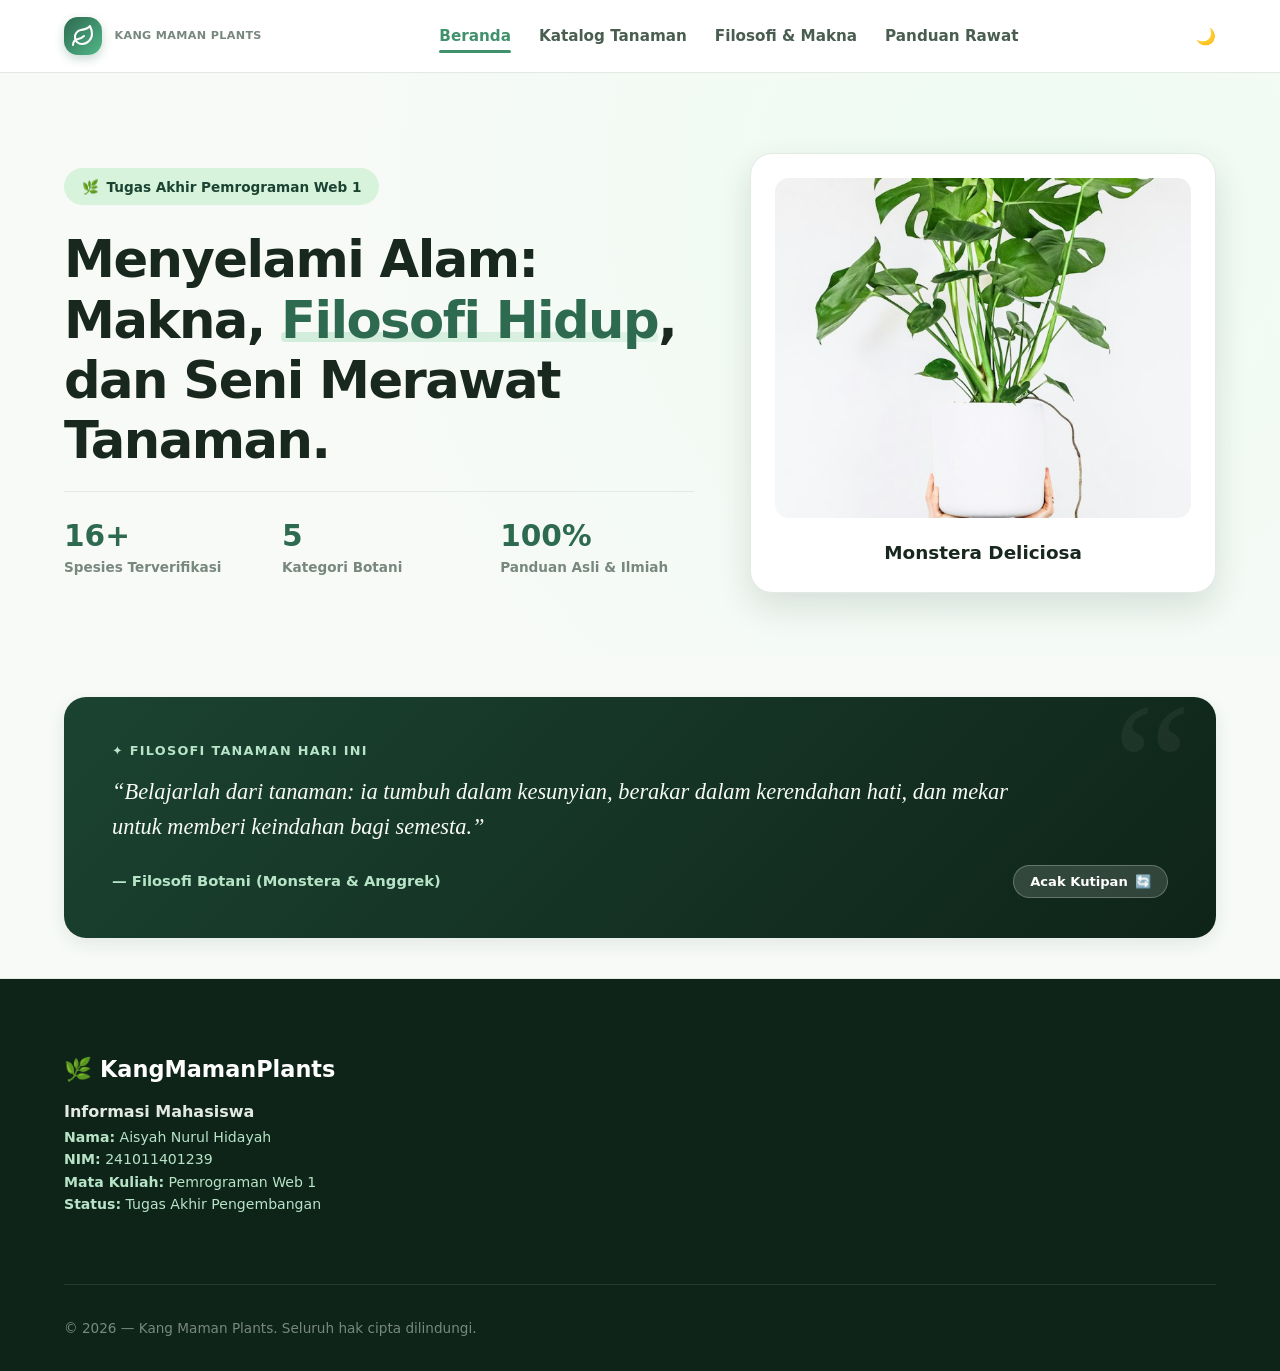
<file: index.html>
<!DOCTYPE html>
<html lang="id">
<head>
  <meta charset="UTF-8" />
  <meta name="viewport" content="width=device-width, initial-scale=1.0" />
  <meta name="author" content="Kang Maman Plants - Mahasiswa Pemrograman Web 1" />
  <title>Kang Maman Plants | Beranda</title>
  <link rel="preconnect" href="https://fonts.googleapis.com" />
  <link rel="preconnect" href="https://fonts.gstatic.com" crossorigin />
  <link href="https://fonts.googleapis.com/css2?family=Playfair+Display:ital,wght@0,600;0,700;1,600&family=Plus+Jakarta+Sans:wght@400;500;600;700;800&display=swap" rel="stylesheet" />
  <link rel="stylesheet" href="css/style.css" />
</head>
<body>
<header class="site-header">
    <div class="container navbar">
<!-- identitas dan logo -->
      <a href="index.html" class="brand-logo" aria-label="Beranda">
        <div class="brand-icon">
<!-- ikon daun -->
          <svg width="24" height="24" viewBox="0 0 24 24" fill="none" stroke="currentColor" stroke-width="2" stroke-linecap="round" stroke-linejoin="round">
            <path d="M11 20A7 7 0 0 1 9.8 6.1C15.5 5 17 4.48 19 2c1 2 2 4.18 2 8 0 5.5-4.78 10-10 10Z"></path>
            <path d="M2 21c0-3 1.85-5.36 5.08-6C9.5 14.52 12 13 13 12"></path>
          </svg>
        </div>
        <!-- ini buat logo diatas kirinya -->
        <div>
          <span class="brand-text-sub">Kang Maman Plants</span>
        </div>
      </a>

      <!-- Menu Navigasi Navigasi -->
      <nav>
        <ul class="nav-links" id="nav-links">
          <li><a href="index.html" class="nav-link active">Beranda</a></li>
          <li><a href="katalog.html" class="nav-link">Katalog Tanaman</a></li>
          <li><a href="filosofi.html" class="nav-link">Filosofi & Makna</a></li>
          <li><a href="panduan.html" class="nav-link">Panduan Rawat</a></li>
        </ul>
      </nav>

      <!-- Aksi Navigasi (Tema & Counter) -->
      <div class="nav-actions">

        <!-- Tombol Ganti Tema (Dark / Light Mode) -->
        <button class="icon-btn" id="theme-toggle-btn" title="Ganti Tema Siang/Malam" aria-label="Ganti Tema">
          <span id="theme-icon">🌙</span>
        </button>

        <!-- Tombol Hamburger Mobile -->
        <button class="hamburger-btn" id="hamburger-btn" aria-label="Buka Menu Navigasi">
          <span></span>
          <span></span>
          <span></span>
        </button>
      </div>
    </div>
  </header>
  <main>
<section class="hero-section" id="beranda">
      <div class="container hero-grid">
        <div class="hero-content">
          <div class="hero-badge">
            <span>🌿</span>
            <span>Tugas Akhir Pemrograman Web 1</span>
          </div>
          <h1 class="hero-title">
            Menyelami Alam: Makna, <span>Filosofi Hidup</span>, dan Seni Merawat Tanaman.
          </h1>


          <!-- Statistik Pencapaian Web -->
          <div class="hero-stats">
            <div class="stat-item">
              <h3>16+</h3>
              <p>Spesies Terverifikasi</p>
            </div>
            <div class="stat-item">
              <h3>5</h3>
              <p>Kategori Botani</p>
            </div>
            <div class="stat-item">
              <h3>100%</h3>
              <p>Panduan Asli & Ilmiah</p>
            </div>
          </div>
        </div>

        <!-- Visual Hero Interaktif Kanan -->
        <div class="hero-visual-card">
          <div class="hero-main-card">
            <img 
              src="med/monstera.jpg" 
              alt="Monstera Deliciosa - Simbol Pertumbuhan"
              onerror="this.onerror=null; this.src='med/plant-fallback.svg';"
            />
            <div class="hero-card-caption">
              <h4 align="center">Monstera Deliciosa</h4>
            </div>
          </div>
        </div>
      </div>
    </section>

    





    <!-- 3. KUTIPAN FILOSOFI HARIAN (QUOTE BANNER) -->
    <section class="quote-banner-section">
      <div class="container">
        <div class="quote-banner-card">
          <span class="quote-tag">✦ Filosofi Tanaman Hari Ini</span>
          <p class="quote-text" id="quote-text">
            “Belajarlah dari tanaman: ia tumbuh dalam kesunyian, berakar dalam kerendahan hati, dan mekar untuk memberi keindahan bagi semesta.”
          </p>
          <div class="quote-footer">
            <span class="quote-author" id="quote-author">— Filosofi Botani (Monstera & Anggrek)</span>
            <button class="quote-shuffle-btn" id="quote-shuffle-btn" title="Ganti Kutipan Filosofi">
              <span>Acak Kutipan</span> 🔄
            </button>
          </div>
        </div>
      </div>
    </section>
  </main>
<footer class="site-footer">
    <div class="container">
      <div class="footer-grid">
        <div class="footer-brand">
          <h3>
            <span>🌿</span> KangMamanPlants
          </h3>
          <h4>Informasi Mahasiswa</h4>
          <p style="font-size: 0.88rem; line-height: 1.6; margin-bottom: 0.75rem;">
            <strong>Nama:</strong> Aisyah Nurul Hidayah<br />
            <strong>NIM:</strong> 241011401239<br />
            <strong>Mata Kuliah:</strong> Pemrograman Web 1<br />
            <strong>Status:</strong> Tugas Akhir Pengembangan<br />
          </p>
        </div>
      </div>
      <div class="footer-bottom">
        <p>&copy; 2026 — Kang Maman Plants. Seluruh hak cipta dilindungi.</p>
      </div>
    </div>
  </footer>
<button class="back-to-top" id="back-to-top" title="Kembali ke atas" aria-label="Kembali ke atas">
    ▲
  </button>
  <script src="js/data.js"></script>
  <script src="js/app.js"></script>
</body>
</html>
</file>
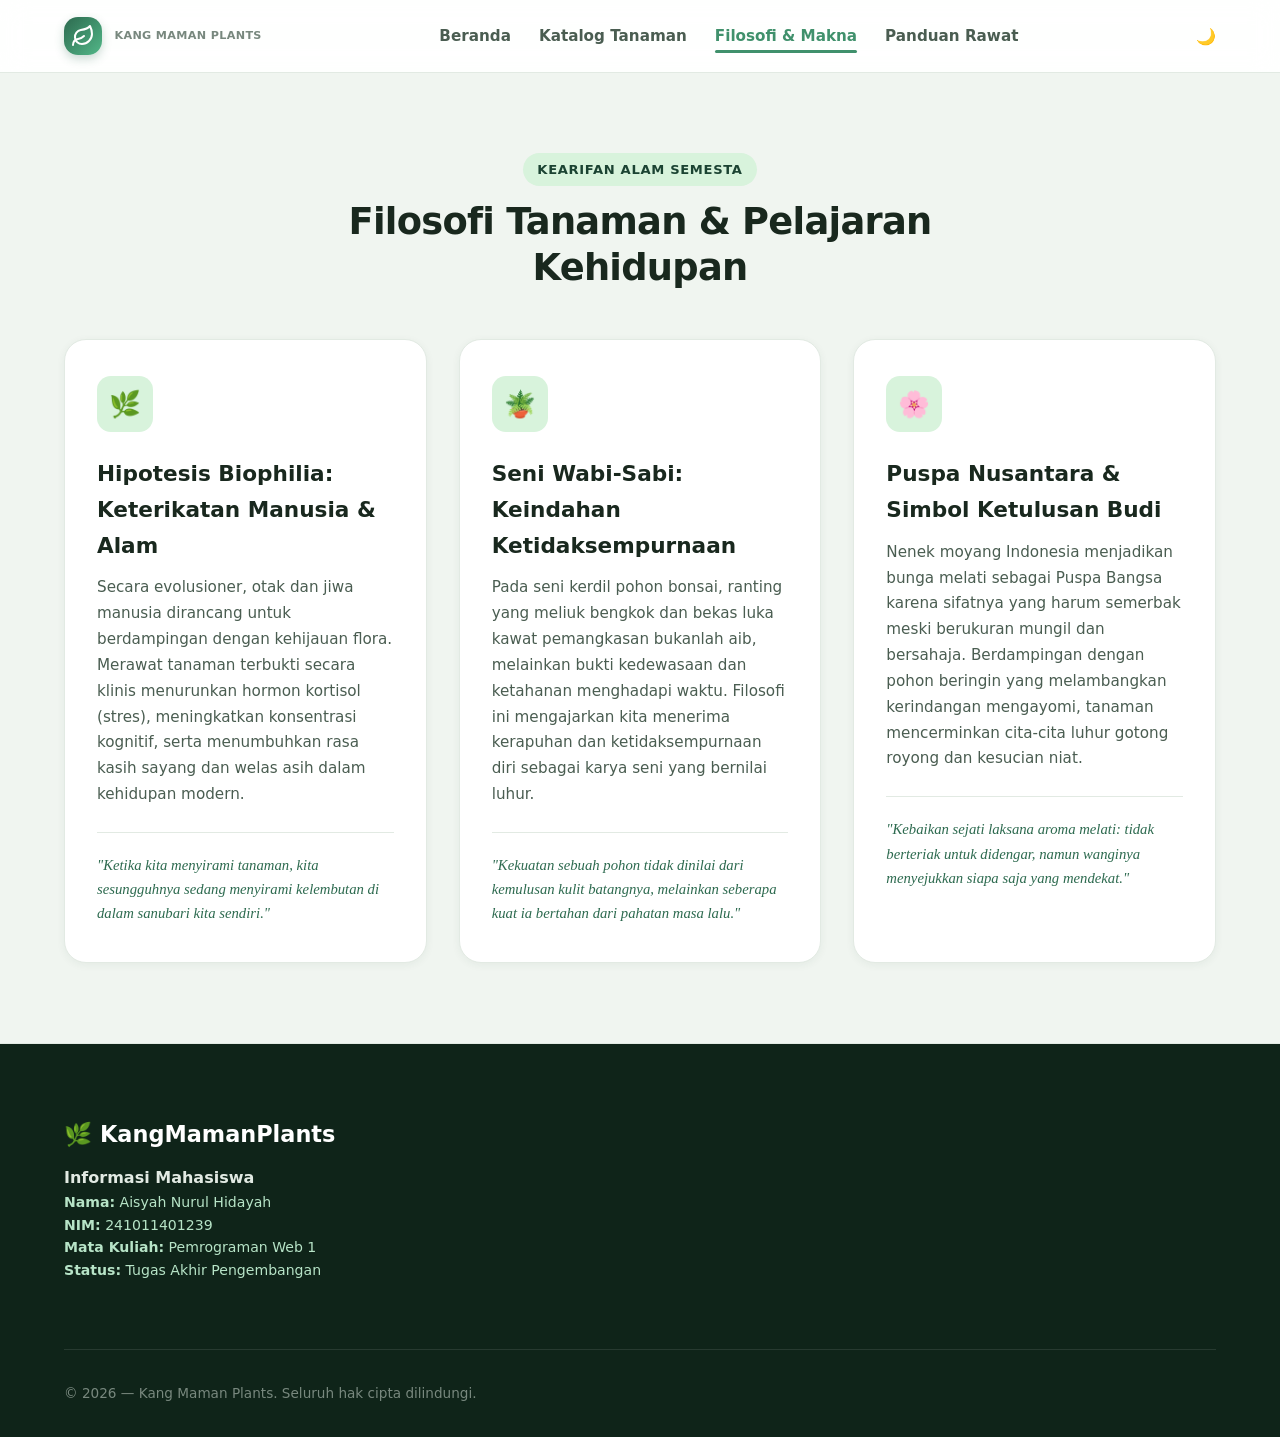
<file: filosofi.html>
<!DOCTYPE html>
<html lang="id">
<head>
  <meta charset="UTF-8" />
  <meta name="viewport" content="width=device-width, initial-scale=1.0" />
  <meta name="author" content="Kang Maman Plants - Mahasiswa Pemrograman Web 1" />
  <title>Kang Maman Plants | Filosofi & Makna</title>
  <link rel="preconnect" href="https://fonts.googleapis.com" />
  <link rel="preconnect" href="https://fonts.gstatic.com" crossorigin />
  <link href="https://fonts.googleapis.com/css2?family=Playfair+Display:ital,wght@0,600;0,700;1,600&family=Plus+Jakarta+Sans:wght@400;500;600;700;800&display=swap" rel="stylesheet" />
  <link rel="stylesheet" href="css/style.css" />
</head>
<body>
<header class="site-header">
    <div class="container navbar">
      <!-- Logo & Brand Identitas -->
      <a href="index.html" class="brand-logo" aria-label="Beranda">
        <div class="brand-icon">
          <!-- SVG Ikon Daun Organik -->
          <svg width="24" height="24" viewBox="0 0 24 24" fill="none" stroke="currentColor" stroke-width="2" stroke-linecap="round" stroke-linejoin="round">
            <path d="M11 20A7 7 0 0 1 9.8 6.1C15.5 5 17 4.48 19 2c1 2 2 4.18 2 8 0 5.5-4.78 10-10 10Z"></path>
            <path d="M2 21c0-3 1.85-5.36 5.08-6C9.5 14.52 12 13 13 12"></path>
          </svg>
        </div>
        <!-- ini buat logo diatas kirinya -->
        <div>
          <span class="brand-text-sub">Kang Maman Plants</span>
        </div>
      </a>

      <!-- Menu Navigasi Navigasi -->
      <nav>
        <ul class="nav-links" id="nav-links">
          <li><a href="index.html" class="nav-link">Beranda</a></li>
          <li><a href="katalog.html" class="nav-link">Katalog Tanaman</a></li>
          <li><a href="filosofi.html" class="nav-link active">Filosofi & Makna</a></li>
          <li><a href="panduan.html" class="nav-link">Panduan Rawat</a></li>
        </ul>
      </nav>

      <!-- Aksi Navigasi (Tema & Counter) -->
      <div class="nav-actions">

        <!-- Tombol Ganti Tema (Dark / Light Mode) -->
        <button class="icon-btn" id="theme-toggle-btn" title="Ganti Tema Siang/Malam" aria-label="Ganti Tema">
          <span id="theme-icon">🌙</span>
        </button>

        <!-- Tombol Hamburger Mobile -->
        <button class="hamburger-btn" id="hamburger-btn" aria-label="Buka Menu Navigasi">
          <span></span>
          <span></span>
          <span></span>
        </button>
      </div>
    </div>
  </header>
  <main>
<section class="philosophy-section" id="filosofi">
      <div class="container">
        <div class="section-header">
          <span class="section-tag">Kearifan Alam Semesta</span>
          <h2 class="section-title">Filosofi Tanaman & Pelajaran Kehidupan</h2>
        </div>

        <div class="philosophy-grid">
          <!-- Kartu Filosofi 1: Biophilia -->
          <div class="philosophy-card">
            <div class="philosophy-icon-wrap">🌿</div>
            <h3>Hipotesis Biophilia: Keterikatan Manusia & Alam</h3>
            <p>
              Secara evolusioner, otak dan jiwa manusia dirancang untuk berdampingan dengan kehijauan flora. Merawat tanaman terbukti secara klinis menurunkan hormon kortisol (stres), meningkatkan konsentrasi kognitif, serta menumbuhkan rasa kasih sayang dan welas asih dalam kehidupan modern.
            </p>
            <div class="philosophy-quote-highlight">
              "Ketika kita menyirami tanaman, kita sesungguhnya sedang menyirami kelembutan di dalam sanubari kita sendiri."
            </div>
          </div>

          <!-- Kartu Filosofi 2: Wabi-Sabi & Bonsai -->
          <div class="philosophy-card">
            <div class="philosophy-icon-wrap">🪴</div>
            <h3>Seni Wabi-Sabi: Keindahan Ketidaksempurnaan</h3>
            <p>
              Pada seni kerdil pohon bonsai, ranting yang meliuk bengkok dan bekas luka kawat pemangkasan bukanlah aib, melainkan bukti kedewasaan dan ketahanan menghadapi waktu. Filosofi ini mengajarkan kita menerima kerapuhan dan ketidaksempurnaan diri sebagai karya seni yang bernilai luhur.
            </p>
            <div class="philosophy-quote-highlight">
              "Kekuatan sebuah pohon tidak dinilai dari kemulusan kulit batangnya, melainkan seberapa kuat ia bertahan dari pahatan masa lalu."
            </div>
          </div>

          <!-- Kartu Filosofi 3: Kearifan Budaya Nusantara -->
          <div class="philosophy-card">
            <div class="philosophy-icon-wrap">🌸</div>
            <h3>Puspa Nusantara & Simbol Ketulusan Budi</h3>
            <p>
              Nenek moyang Indonesia menjadikan bunga melati sebagai Puspa Bangsa karena sifatnya yang harum semerbak meski berukuran mungil dan bersahaja. Berdampingan dengan pohon beringin yang melambangkan kerindangan mengayomi, tanaman mencerminkan cita-cita luhur gotong royong dan kesucian niat.
            </p>
            <div class="philosophy-quote-highlight">
              "Kebaikan sejati laksana aroma melati: tidak berteriak untuk didengar, namun wanginya menyejukkan siapa saja yang mendekat."
            </div>
          </div>
        </div>
      </div>
    </section>
  </main>
<footer class="site-footer">
    <div class="container">
      <div class="footer-grid">
        <div class="footer-brand">
          <h3>
            <span>🌿</span> KangMamanPlants
          </h3>
          <h4>Informasi Mahasiswa</h4>
          <p style="font-size: 0.88rem; line-height: 1.6; margin-bottom: 0.75rem;">
            <strong>Nama:</strong> Aisyah Nurul Hidayah<br />
            <strong>NIM:</strong> 241011401239<br />
            <strong>Mata Kuliah:</strong> Pemrograman Web 1<br />
            <strong>Status:</strong> Tugas Akhir Pengembangan<br />
          </p>
        </div>
      </div>
      <div class="footer-bottom">
        <p>&copy; 2026 — Kang Maman Plants. Seluruh hak cipta dilindungi.</p>
      </div>
    </div>
  </footer>
<button class="back-to-top" id="back-to-top" title="Kembali ke atas" aria-label="Kembali ke atas">
    ▲
  </button>
  <script src="js/data.js"></script>
  <script src="js/app.js"></script>
</body>
</html>
</file>
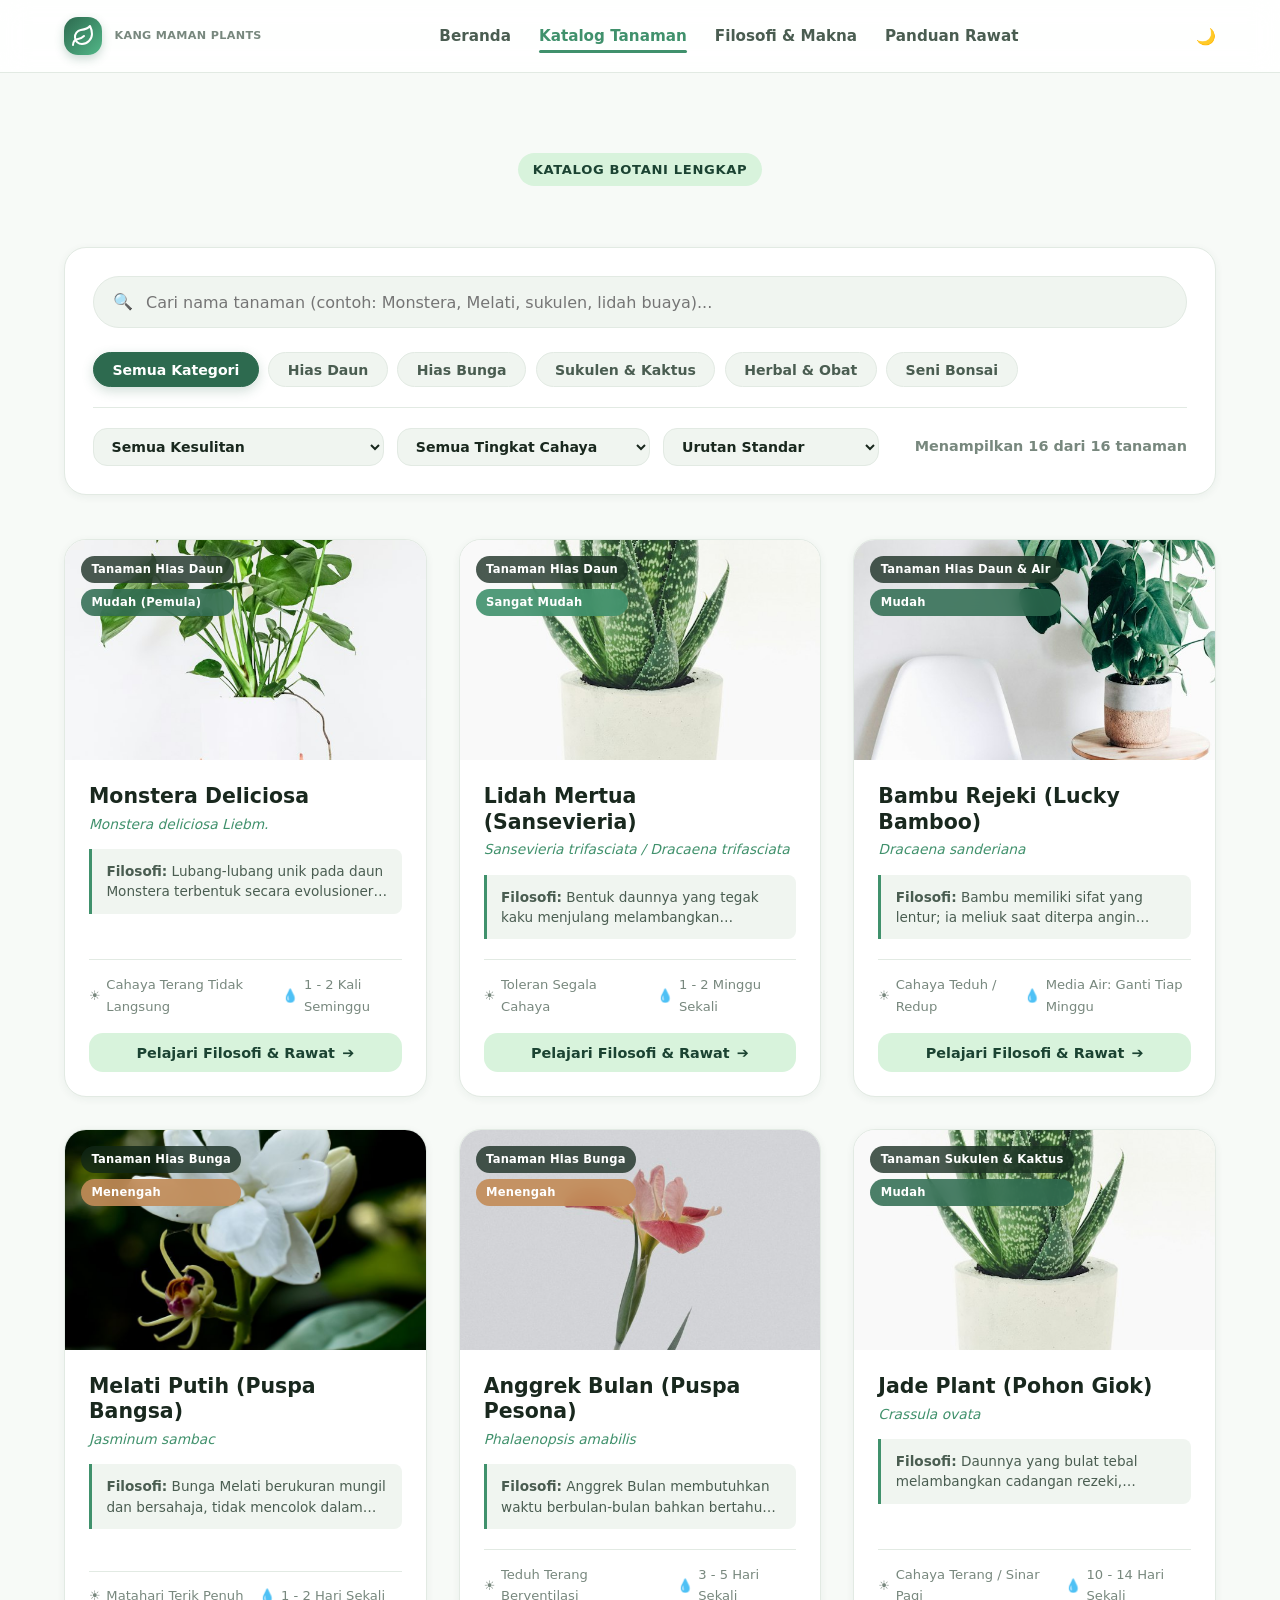
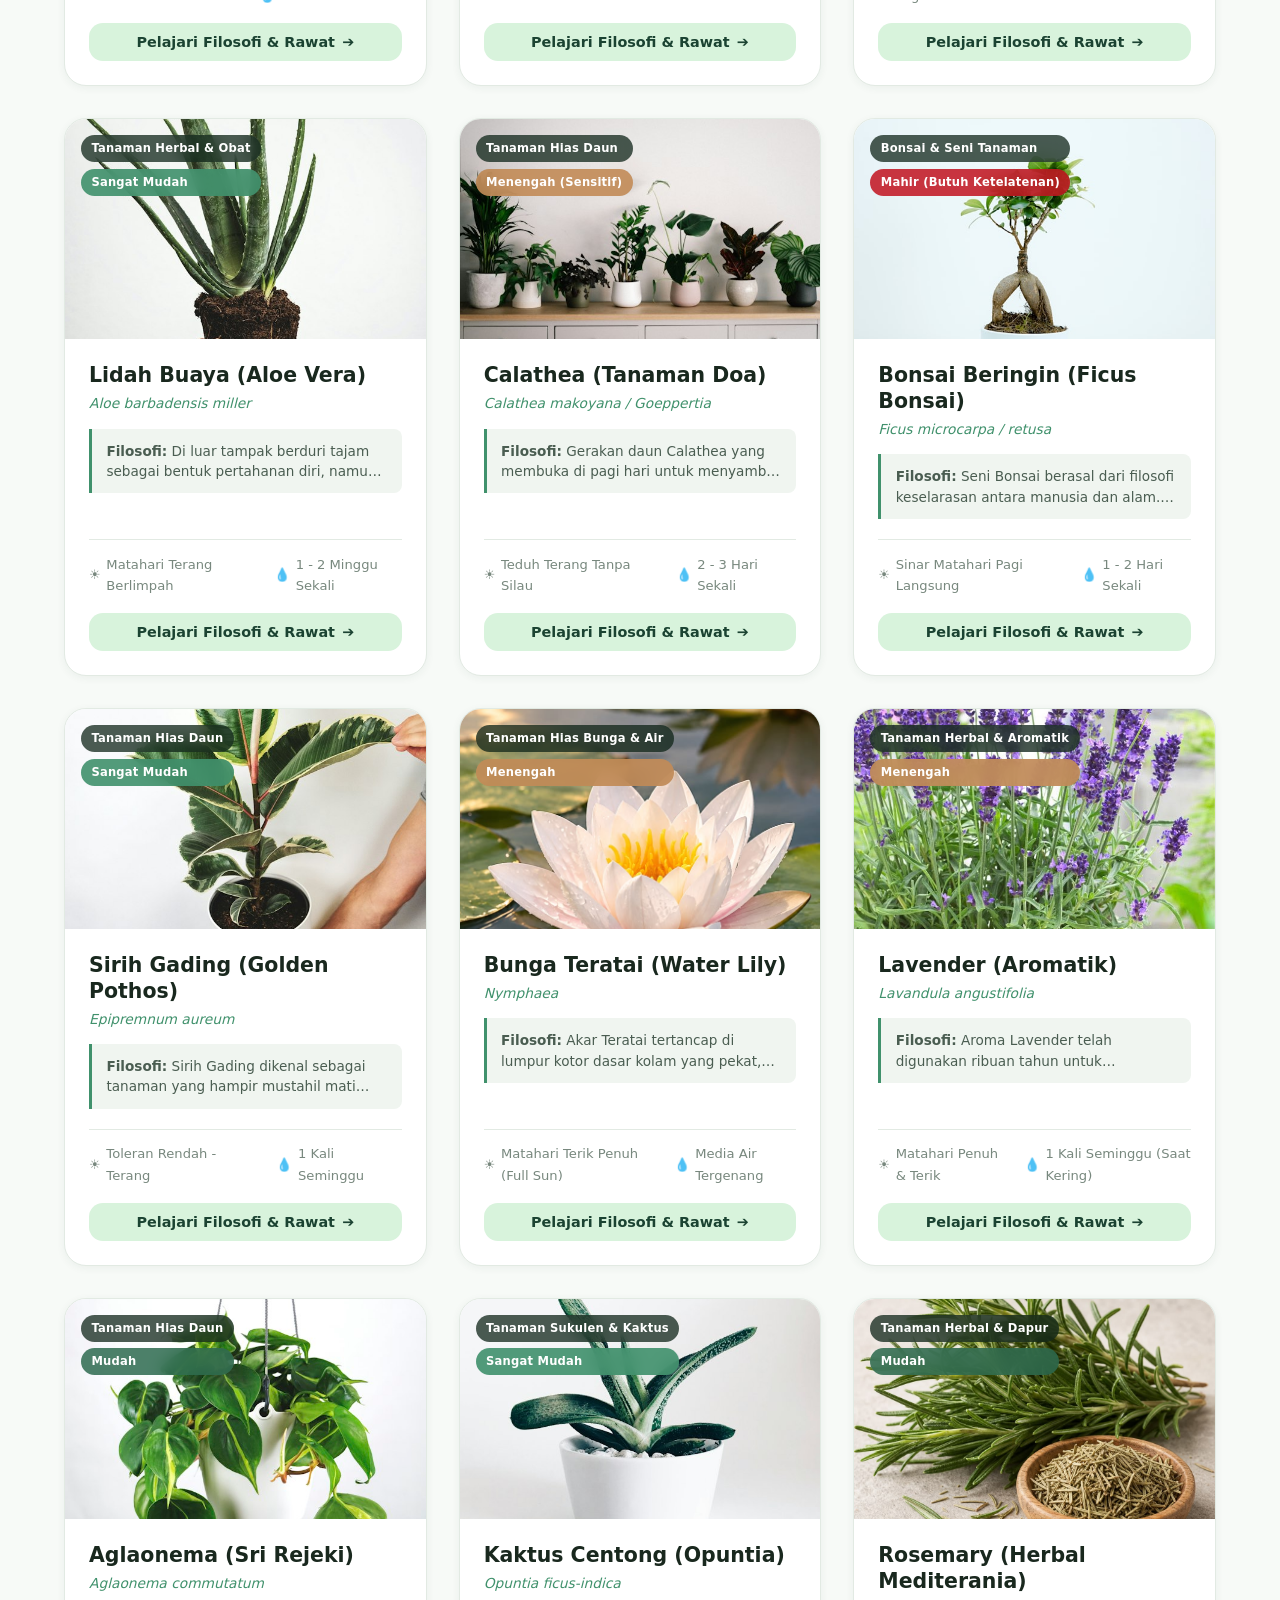
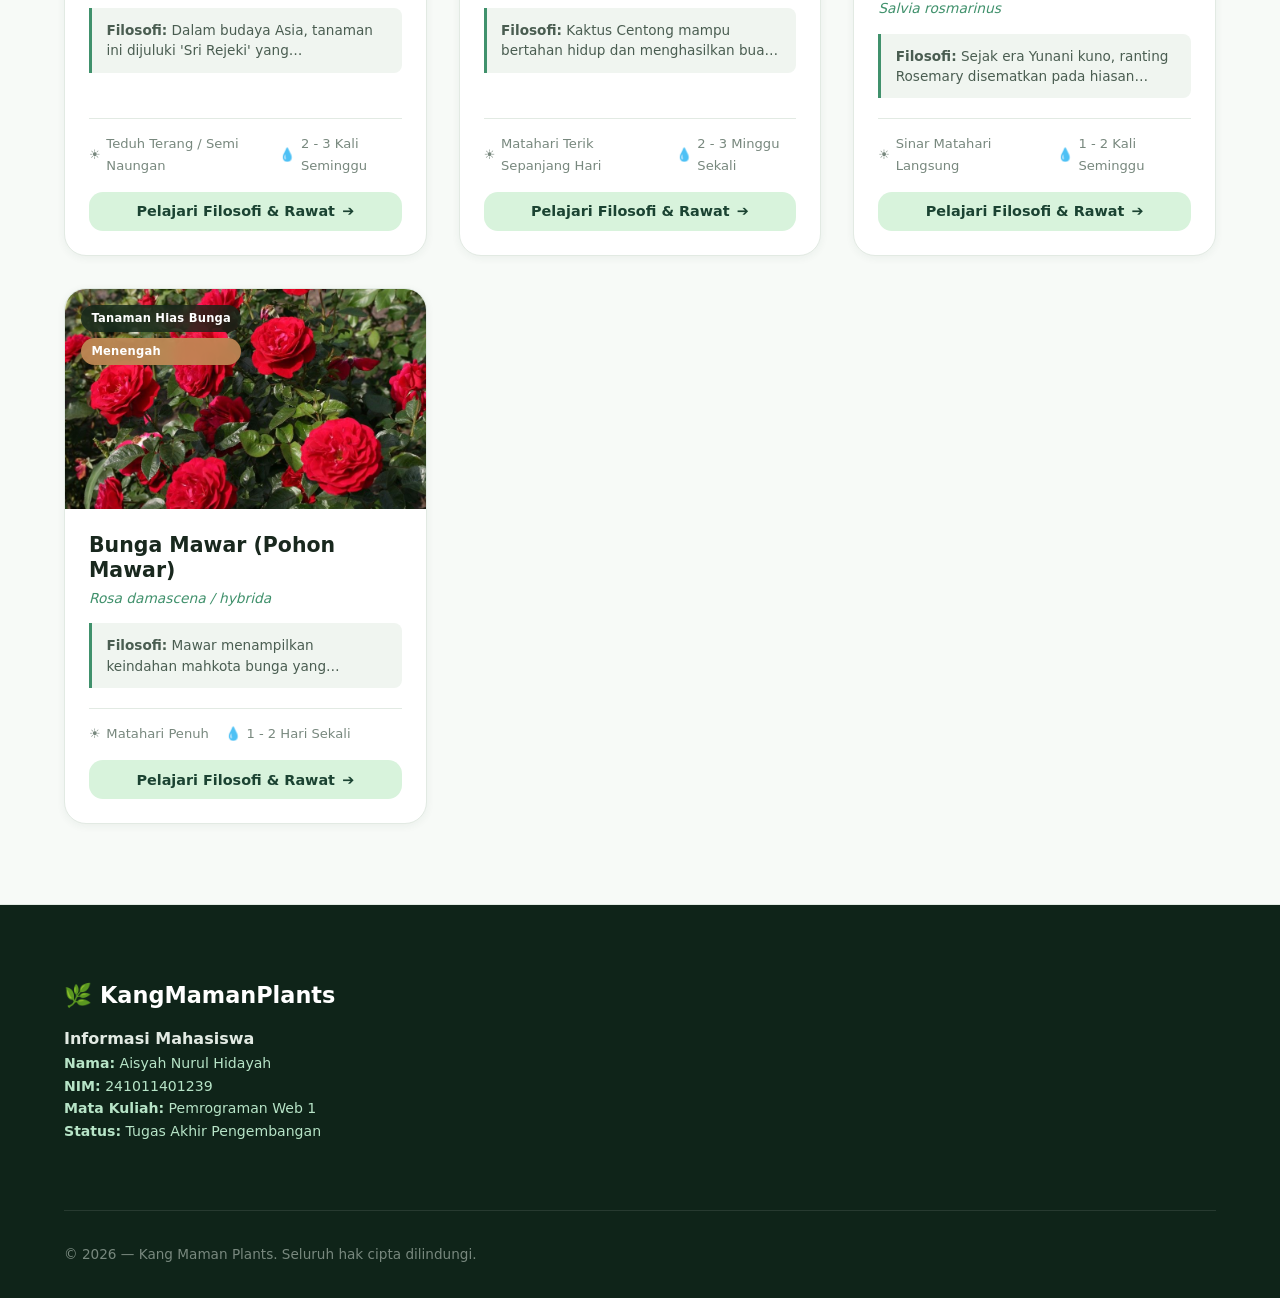
<file: katalog.html>
<!DOCTYPE html>
<html lang="id">
<head>
  <meta charset="UTF-8" />
  <meta name="viewport" content="width=device-width, initial-scale=1.0" />
  <meta name="author" content="Kang Maman Plants - Mahasiswa Pemrograman Web 1" />
  <title>Kang Maman Plants | Katalog Tanaman</title>
  <link rel="preconnect" href="https://fonts.googleapis.com" />
  <link rel="preconnect" href="https://fonts.gstatic.com" crossorigin />
  <link href="https://fonts.googleapis.com/css2?family=Playfair+Display:ital,wght@0,600;0,700;1,600&family=Plus+Jakarta+Sans:wght@400;500;600;700;800&display=swap" rel="stylesheet" />
  <link rel="stylesheet" href="css/style.css" />
</head>
<body>
<header class="site-header">
    <div class="container navbar">
      <!-- Logo & Brand Identitas -->
      <a href="index.html" class="brand-logo" aria-label="Beranda">
        <div class="brand-icon">
          <!-- SVG Ikon Daun Organik -->
          <svg width="24" height="24" viewBox="0 0 24 24" fill="none" stroke="currentColor" stroke-width="2" stroke-linecap="round" stroke-linejoin="round">
            <path d="M11 20A7 7 0 0 1 9.8 6.1C15.5 5 17 4.48 19 2c1 2 2 4.18 2 8 0 5.5-4.78 10-10 10Z"></path>
            <path d="M2 21c0-3 1.85-5.36 5.08-6C9.5 14.52 12 13 13 12"></path>
          </svg>
        </div>
        <!-- ini buat logo diatas kirinya -->
        <div>
          <span class="brand-text-sub">Kang Maman Plants</span>
        </div>
      </a>

      <!-- Menu Navigasi Navigasi -->
      <nav>
        <ul class="nav-links" id="nav-links">
          <li><a href="index.html" class="nav-link">Beranda</a></li>
          <li><a href="katalog.html" class="nav-link active">Katalog Tanaman</a></li>
          <li><a href="filosofi.html" class="nav-link">Filosofi & Makna</a></li>
          <li><a href="panduan.html" class="nav-link">Panduan Rawat</a></li>
        </ul>
      </nav>

      <!-- Aksi Navigasi (Tema & Counter) -->
      <div class="nav-actions">

        <!-- Tombol Ganti Tema (Dark / Light Mode) -->
        <button class="icon-btn" id="theme-toggle-btn" title="Ganti Tema Siang/Malam" aria-label="Ganti Tema">
          <span id="theme-icon">🌙</span>
        </button>

        <!-- Tombol Hamburger Mobile -->
        <button class="hamburger-btn" id="hamburger-btn" aria-label="Buka Menu Navigasi">
          <span></span>
          <span></span>
          <span></span>
        </button>
      </div>
    </div>
  </header>
  <main>
<section class="catalog-section" id="katalog">
      <div class="container">
        <div class="section-header">
          <span class="section-tag">Katalog Botani Lengkap</span>
        </div>

        <!-- Area Kontrol & Penyaringan -->
        <div class="filter-wrapper">
          <!-- Input Pencarian Real-Time -->
          <div class="search-input-group">
            <span class="search-icon">🔍</span>
            <input 
              type="text" 
              id="search-input" 
              class="search-input" 
              placeholder="Cari nama tanaman (contoh: Monstera, Melati, sukulen, lidah buaya)..." 
              autocomplete="off"
            />
            <button class="search-clear-btn" id="search-clear-btn" title="Hapus pencarian">&times;</button>
          </div>

          <!-- Filter Kategori Tombol Pill -->
          <div class="filter-categories">
            <button class="category-pill active" data-category="semua">Semua Kategori</button>
            <button class="category-pill" data-category="daun">Hias Daun</button>
            <button class="category-pill" data-category="bunga">Hias Bunga</button>
            <button class="category-pill" data-category="sukulen">Sukulen & Kaktus</button>
            <button class="category-pill" data-category="herbal">Herbal & Obat</button>
            <button class="category-pill" data-category="bonsai">Seni Bonsai</button>
          </div>

          <!-- Dropdown Filter Tambahan -->
          <div class="filter-sub-row">
            <div class="filter-dropdowns">
              <!-- Filter Tingkat Kesulitan -->
              <select id="filter-difficulty" class="select-control" aria-label="Filter Tingkat Kesulitan">
                <option value="semua">Semua Kesulitan</option>
                <option value="sangat-mudah">Sangat Mudah (Pemula Total)</option>
                <option value="mudah">Mudah</option>
                <option value="menengah">Menengah</option>
                <option value="mahir">Mahir (Perlu Ketelatenan)</option>
              </select>

              <!-- Filter Kebutuhan Cahaya -->
              <select id="filter-light" class="select-control" aria-label="Filter Kebutuhan Cahaya">
                <option value="semua">Semua Tingkat Cahaya</option>
                <option value="teduh">Teduh / Minim Cahaya</option>
                <option value="sedang">Terang Tidak Langsung</option>
                <option value="terik">Matahari Terik Langsung</option>
              </select>

              <!-- Urutkan -->
              <select id="sort-select" class="select-control" aria-label="Urutkan Tanaman">
                <option value="default">Urutan Standar</option>
                <option value="name-asc">Nama (A - Z)</option>
                <option value="name-desc">Nama (Z - A)</option>
                <option value="difficulty">Tingkat Kemudahan</option>
              </select>
            </div>

            <!-- Penghitung Hasil -->
            <div class="results-count" id="results-count">
              Memuat data tanaman...
            </div>
          </div>
        </div>

        <!-- Grid Kartu Tanaman (Dirender Dinamis oleh JavaScript) -->
        <div class="plants-grid" id="plants-grid">
          <!-- Kartu-kartu tanaman akan dirender di sini melalui app.js -->
        </div>
      </div>
    </section>
  </main>
<footer class="site-footer">
    <div class="container">
      <div class="footer-grid">
        <div class="footer-brand">
          <h3>
            <span>🌿</span> KangMamanPlants
          </h3>
          <h4>Informasi Mahasiswa</h4>
          <p style="font-size: 0.88rem; line-height: 1.6; margin-bottom: 0.75rem;">
            <strong>Nama:</strong> Aisyah Nurul Hidayah<br />
            <strong>NIM:</strong> 241011401239<br />
            <strong>Mata Kuliah:</strong> Pemrograman Web 1<br />
            <strong>Status:</strong> Tugas Akhir Pengembangan<br />
          </p>
        </div>
      </div>
      <div class="footer-bottom">
        <p>&copy; 2026 — Kang Maman Plants. Seluruh hak cipta dilindungi.</p>
      </div>
    </div>
  </footer>
<button class="back-to-top" id="back-to-top" title="Kembali ke atas" aria-label="Kembali ke atas">
    ▲
  </button>
  <script src="js/data.js"></script>
  <script src="js/app.js"></script>
</body>
</html>
</file>
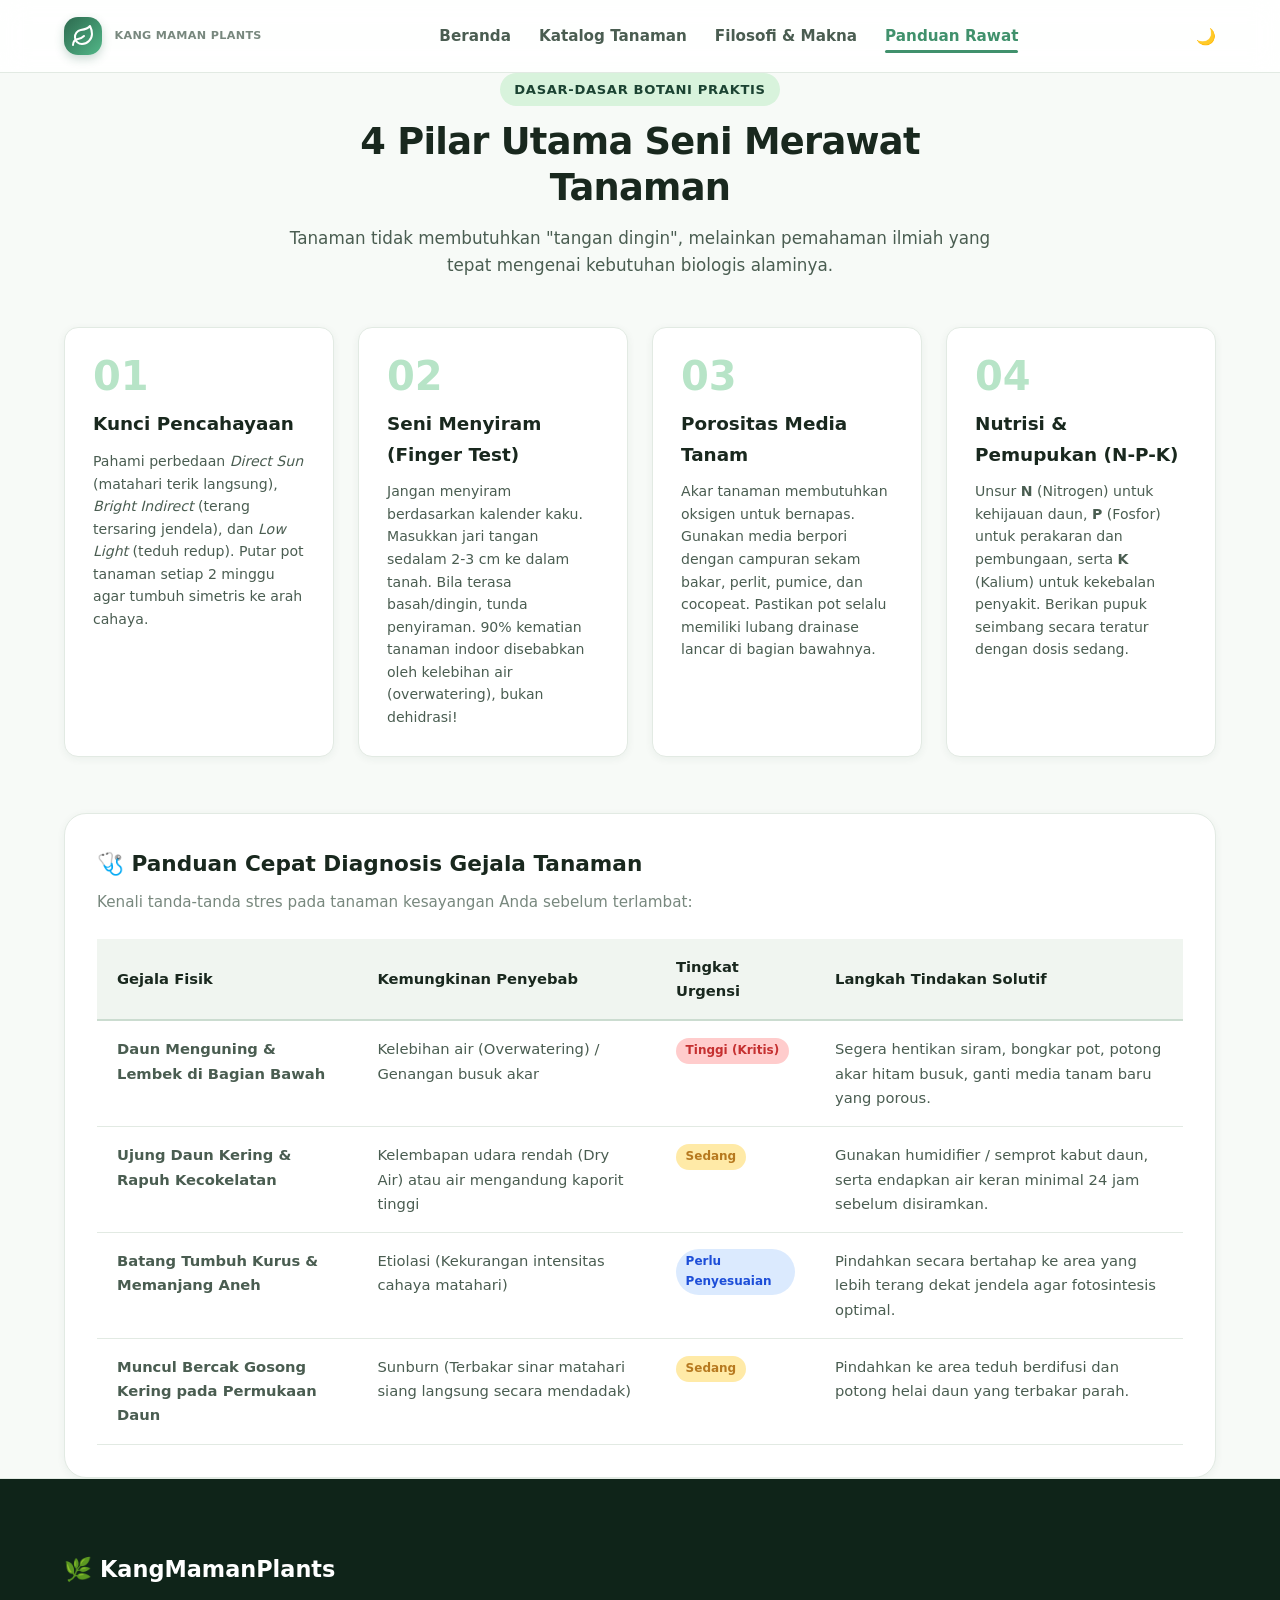
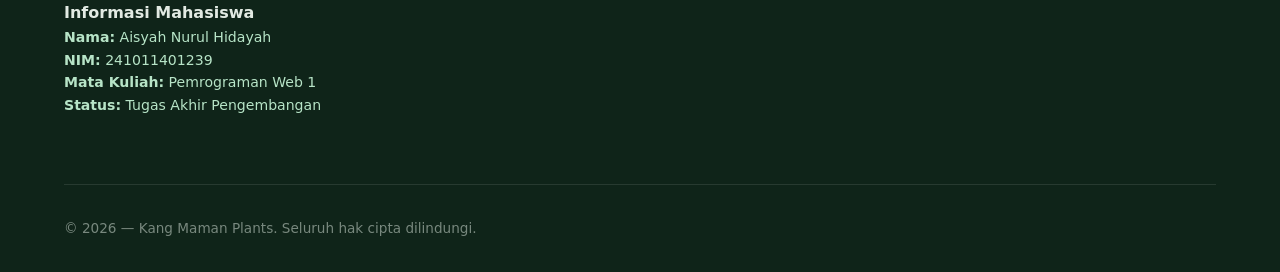
<file: panduan.html>
<!DOCTYPE html>
<html lang="id">
<head>
  <meta charset="UTF-8" />
  <meta name="viewport" content="width=device-width, initial-scale=1.0" />
  <meta name="author" content="Kang Maman Plants - Mahasiswa Pemrograman Web 1" />
  <title>Kang Maman Plants | Panduan Rawat</title>
  <link rel="preconnect" href="https://fonts.googleapis.com" />
  <link rel="preconnect" href="https://fonts.gstatic.com" crossorigin />
  <link href="https://fonts.googleapis.com/css2?family=Playfair+Display:ital,wght@0,600;0,700;1,600&family=Plus+Jakarta+Sans:wght@400;500;600;700;800&display=swap" rel="stylesheet" />
  <link rel="stylesheet" href="css/style.css" />
</head>
<body>
<header class="site-header">
    <div class="container navbar">
      <!-- Logo & Brand Identitas -->
      <a href="index.html" class="brand-logo" aria-label="Beranda">
        <div class="brand-icon">
          <!-- SVG Ikon Daun Organik -->
          <svg width="24" height="24" viewBox="0 0 24 24" fill="none" stroke="currentColor" stroke-width="2" stroke-linecap="round" stroke-linejoin="round">
            <path d="M11 20A7 7 0 0 1 9.8 6.1C15.5 5 17 4.48 19 2c1 2 2 4.18 2 8 0 5.5-4.78 10-10 10Z"></path>
            <path d="M2 21c0-3 1.85-5.36 5.08-6C9.5 14.52 12 13 13 12"></path>
          </svg>
        </div>
        <!-- ini buat logo diatas kirinya -->
        <div>
          <span class="brand-text-sub">Kang Maman Plants</span>
        </div>
      </a>

      <!-- Menu Navigasi Navigasi -->
      <nav>
        <ul class="nav-links" id="nav-links">
          <li><a href="index.html" class="nav-link">Beranda</a></li>
          <li><a href="katalog.html" class="nav-link">Katalog Tanaman</a></li>
          <li><a href="filosofi.html" class="nav-link">Filosofi & Makna</a></li>
          <li><a href="panduan.html" class="nav-link active">Panduan Rawat</a></li>
        </ul>
      </nav>

      <!-- Aksi Navigasi (Tema & Counter) -->
      <div class="nav-actions">

        <!-- Tombol Ganti Tema (Dark / Light Mode) -->
        <button class="icon-btn" id="theme-toggle-btn" title="Ganti Tema Siang/Malam" aria-label="Ganti Tema">
          <span id="theme-icon">🌙</span>
        </button>

        <!-- Tombol Hamburger Mobile -->
        <button class="hamburger-btn" id="hamburger-btn" aria-label="Buka Menu Navigasi">
          <span></span>
          <span></span>
          <span></span>
        </button>
      </div>
    </div>
  </header>
  <main>
<section class="care-section" id="panduan">
      <div class="container">
        <div class="section-header">
          <span class="section-tag">Dasar-Dasar Botani Praktis</span>
          <h2 class="section-title">4 Pilar Utama Seni Merawat Tanaman</h2>
          <p class="section-subtitle">
            Tanaman tidak membutuhkan "tangan dingin", melainkan pemahaman ilmiah yang tepat mengenai kebutuhan biologis alaminya.
          </p>
        </div>

        <!-- 4 Pilar Grid -->
        <div class="pillars-grid">
          <div class="pillar-card">
            <div class="pillar-num">01</div>
            <h3>Kunci Pencahayaan</h3>
            <p>
              Pahami perbedaan <em>Direct Sun</em> (matahari terik langsung), <em>Bright Indirect</em> (terang tersaring jendela), dan <em>Low Light</em> (teduh redup). Putar pot tanaman setiap 2 minggu agar tumbuh simetris ke arah cahaya.
            </p>
          </div>

          <div class="pillar-card">
            <div class="pillar-num">02</div>
            <h3>Seni Menyiram (Finger Test)</h3>
            <p>
              Jangan menyiram berdasarkan kalender kaku. Masukkan jari tangan sedalam 2-3 cm ke dalam tanah. Bila terasa basah/dingin, tunda penyiraman. 90% kematian tanaman indoor disebabkan oleh kelebihan air (overwatering), bukan dehidrasi!
            </p>
          </div>

          <div class="pillar-card">
            <div class="pillar-num">03</div>
            <h3>Porositas Media Tanam</h3>
            <p>
              Akar tanaman membutuhkan oksigen untuk bernapas. Gunakan media berpori dengan campuran sekam bakar, perlit, pumice, dan cocopeat. Pastikan pot selalu memiliki lubang drainase lancar di bagian bawahnya.
            </p>
          </div>

          <div class="pillar-card">
            <div class="pillar-num">04</div>
            <h3>Nutrisi & Pemupukan (N-P-K)</h3>
            <p>
              Unsur <strong>N</strong> (Nitrogen) untuk kehijauan daun, <strong>P</strong> (Fosfor) untuk perakaran dan pembungaan, serta <strong>K</strong> (Kalium) untuk kekebalan penyakit. Berikan pupuk seimbang secara teratur dengan dosis sedang.
            </p>
          </div>
        </div>

        <!-- Tabel Komparasi Diagnosis Penyakit Tanaman -->
        <div class="diagnosis-container">
          <h3>🩺 Panduan Cepat Diagnosis Gejala Tanaman</h3>
          <p>Kenali tanda-tanda stres pada tanaman kesayangan Anda sebelum terlambat:</p>

          <div class="table-responsive">
            <table class="diagnosis-table">
              <thead>
                <tr>
                  <th>Gejala Fisik</th>
                  <th>Kemungkinan Penyebab</th>
                  <th>Tingkat Urgensi</th>
                  <th>Langkah Tindakan Solutif</th>
                </tr>
              </thead>
              <tbody>
                <tr>
                  <td><strong>Daun Menguning & Lembek di Bagian Bawah</strong></td>
                  <td>Kelebihan air (Overwatering) / Genangan busuk akar</td>
                  <td><span class="badge-status danger">Tinggi (Kritis)</span></td>
                  <td>Segera hentikan siram, bongkar pot, potong akar hitam busuk, ganti media tanam baru yang porous.</td>
                </tr>
                <tr>
                  <td><strong>Ujung Daun Kering & Rapuh Kecokelatan</strong></td>
                  <td>Kelembapan udara rendah (Dry Air) atau air mengandung kaporit tinggi</td>
                  <td><span class="badge-status warning">Sedang</span></td>
                  <td>Gunakan humidifier / semprot kabut daun, serta endapkan air keran minimal 24 jam sebelum disiramkan.</td>
                </tr>
                <tr>
                  <td><strong>Batang Tumbuh Kurus & Memanjang Aneh</strong></td>
                  <td>Etiolasi (Kekurangan intensitas cahaya matahari)</td>
                  <td><span class="badge-status info">Perlu Penyesuaian</span></td>
                  <td>Pindahkan secara bertahap ke area yang lebih terang dekat jendela agar fotosintesis optimal.</td>
                </tr>
                <tr>
                  <td><strong>Muncul Bercak Gosong Kering pada Permukaan Daun</strong></td>
                  <td>Sunburn (Terbakar sinar matahari siang langsung secara mendadak)</td>
                  <td><span class="badge-status warning">Sedang</span></td>
                  <td>Pindahkan ke area teduh berdifusi dan potong helai daun yang terbakar parah.</td>
                </tr>
              </tbody>
            </table>
          </div>
        </div>
      </div>
    </section>
  </main>
<footer class="site-footer">
    <div class="container">
      <div class="footer-grid">
        <div class="footer-brand">
          <h3>
            <span>🌿</span> KangMamanPlants
          </h3>
          <h4>Informasi Mahasiswa</h4>
          <p style="font-size: 0.88rem; line-height: 1.6; margin-bottom: 0.75rem;">
            <strong>Nama:</strong> Aisyah Nurul Hidayah<br />
            <strong>NIM:</strong> 241011401239<br />
            <strong>Mata Kuliah:</strong> Pemrograman Web 1<br />
            <strong>Status:</strong> Tugas Akhir Pengembangan<br />
          </p>
        </div>
      </div>
      <div class="footer-bottom">
        <p>&copy; 2026 — Kang Maman Plants. Seluruh hak cipta dilindungi.</p>
      </div>
    </div>
  </footer>
<button class="back-to-top" id="back-to-top" title="Kembali ke atas" aria-label="Kembali ke atas">
    ▲
  </button>
  <script src="js/data.js"></script>
  <script src="js/app.js"></script>
</body>
</html>
</file>
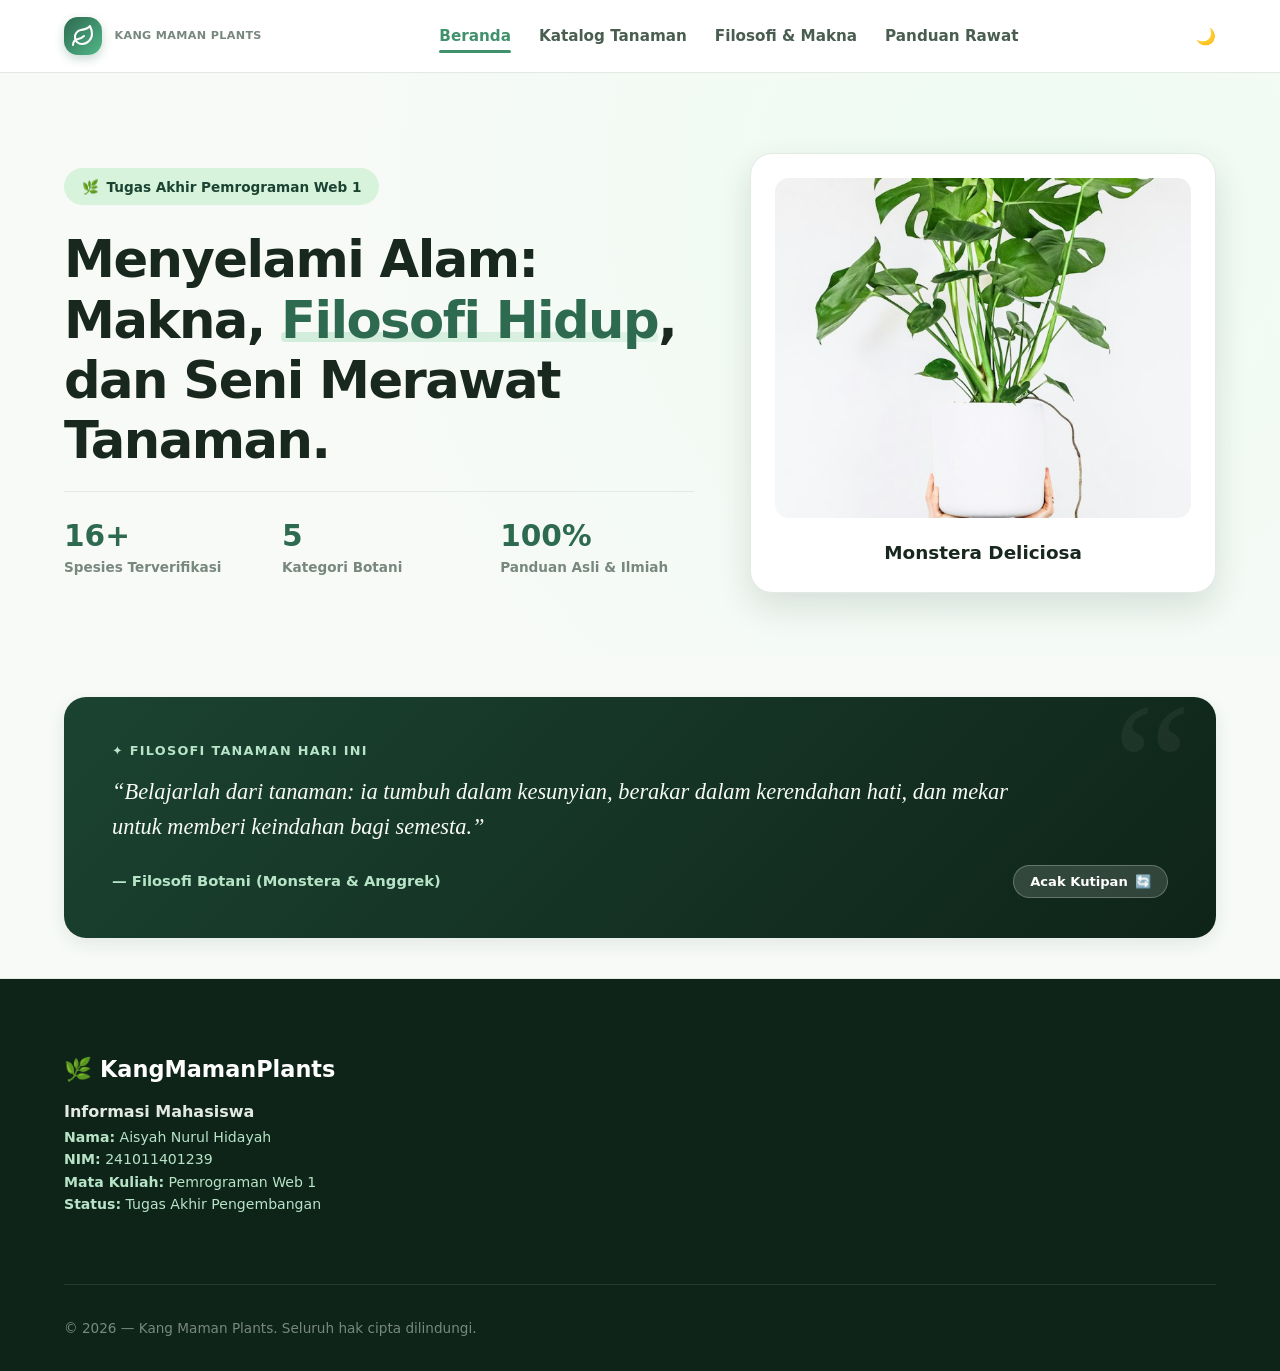
<file: web.html>
<!DOCTYPE html>
<html lang="id">
<head>
    <meta charset="UTF-8">
    <meta http-equiv="refresh" content="0; url=index.html">
    <meta name="viewport" content="width=device-width, initial-scale=1.0">
    <title>KangMamanPlants - Mengalihkan ke Halaman Utama...</title>
</head>
<body style="font-family: sans-serif; text-align: center; padding: 50px;">
    <h2>Mengalihkan ke halaman utama KangMamanPlants...</h2>
    <p>Jika halaman tidak terbuka otomatis, <a href="index.html">klik di sini</a>.</p>
</body>
</html>
</file>
<file: css/style.css>
/* ==========================================================================
   FLORAPEDIA - STYLESHEET DESAIN UTAMA
   Tugas Akhir Mata Kuliah: Pemrograman Web 1
   Desain Orisinal: 100% Handcrafted CSS3 (Tanpa Framework Eksternal)
   ========================================================================== */

/* --- 1. CSS VARIABLES (DESIGN TOKENS) --- */
:root {
  /* Skema Warna Botanical Tropis (Light Theme) */
  --primary-900: #0f2419;
  --primary-800: #1b4332;
  --primary-700: #2d6a4f;
  --primary-600: #40916c;
  --primary-500: #52b788;
  --primary-400: #74c69d;
  --primary-200: #b7e4c7;
  --primary-100: #d8f3dc;
  --primary-50:  #eefbf2;

  --earth-warm:  #c28b57;
  --earth-light: #f3ece4;
  --accent-gold: #d4a373;

  --bg-body:     #f7faf7;
  --bg-surface:  #ffffff;
  --bg-subtle:   #f0f5f0;
  --bg-glass:    rgba(255, 255, 255, 0.88);
  --bg-overlay:  rgba(15, 36, 25, 0.65);

  --text-primary:   #19281e;
  --text-secondary: #4a5d51;
  --text-muted:     #78887e;
  --text-inverse:   #ffffff;

  --border-subtle:  #e2eae3;
  --border-strong:  #cbdcd0;

  --shadow-sm: 0 2px 8px rgba(27, 67, 50, 0.06);
  --shadow-md: 0 6px 18px rgba(27, 67, 50, 0.09);
  --shadow-lg: 0 14px 34px rgba(27, 67, 50, 0.14);
  --shadow-card-hover: 0 16px 36px rgba(45, 106, 79, 0.18);

  --radius-sm: 8px;
  --radius-md: 14px;
  --radius-lg: 22px;
  --radius-full: 9999px;

  --transition-fast: 0.18s ease;
  --transition-normal: 0.28s ease;
  --transition-slow: 0.45s cubic-bezier(0.16, 1, 0.3, 1);

  --font-main: system-ui, -apple-system, "Segoe UI", Roboto, "Helvetica Neue", Arial, sans-serif;
  --font-serif: "Georgia", "Cambria", "Times New Roman", serif;
}

/* Skema Warna Dark Theme (Malam Tropis) */
[data-theme="dark"] {
  --primary-900: #08120c;
  --primary-800: #0f2419;
  --primary-700: #1d4533;
  --primary-600: #2d6a4f;
  --primary-500: #40916c;
  --primary-400: #52b788;
  --primary-200: #74c69d;
  --primary-100: #183324;
  --primary-50:  #11251a;

  --earth-warm:  #dfa773;
  --earth-light: #2c251f;
  --accent-gold: #e2ba7e;

  --bg-body:     #0d1611;
  --bg-surface:  #14221a;
  --bg-subtle:   #1a2b22;
  --bg-glass:    rgba(20, 34, 26, 0.92);
  --bg-overlay:  rgba(0, 0, 0, 0.82);

  --text-primary:   #e9f3ec;
  --text-secondary: #a9beaf;
  --text-muted:     #789080;
  --text-inverse:   #0f2419;

  --border-subtle:  #253a2d;
  --border-strong:  #324d3d;

  --shadow-sm: 0 2px 8px rgba(0, 0, 0, 0.3);
  --shadow-md: 0 6px 18px rgba(0, 0, 0, 0.4);
  --shadow-lg: 0 14px 34px rgba(0, 0, 0, 0.55);
  --shadow-card-hover: 0 16px 36px rgba(0, 0, 0, 0.6);
}

/* --- 2. RESET & DASAR ELEMEN --- */
*, *::before, *::after {
  box-sizing: border-box;
  margin: 0;
  padding: 0;
}

html {
  scroll-behavior: smooth;
  font-size: 16px;
}

body {
  font-family: var(--font-main);
  background-color: var(--bg-body);
  color: var(--text-primary);
  line-height: 1.65;
  transition: background-color var(--transition-normal), color var(--transition-normal);
  overflow-x: hidden;
  -webkit-font-smoothing: antialiased;
}

img {
  max-width: 100%;
  height: auto;
  display: block;
}

a {
  color: inherit;
  text-decoration: none;
}

button, input, select, textarea {
  font-family: inherit;
  font-size: 1rem;
}

button {
  cursor: pointer;
  border: none;
  background: none;
  transition: all var(--transition-fast);
}

/* Container Pembatas Konten */
.container {
  width: 100%;
  max-width: 1200px;
  margin-left: auto;
  margin-right: auto;
  padding-left: 1.5rem;
  padding-right: 1.5rem;
}

/* Judul Bagian Universal */
.section-header {
  text-align: center;
  max-width: 720px;
  margin: 0 auto 3rem auto;
}

.section-tag {
  display: inline-flex;
  align-items: center;
  gap: 0.4rem;
  padding: 0.35rem 0.9rem;
  background-color: var(--primary-100);
  color: var(--primary-800);
  font-size: 0.82rem;
  font-weight: 700;
  letter-spacing: 0.05em;
  text-transform: uppercase;
  border-radius: var(--radius-full);
  margin-bottom: 0.85rem;
}

.section-title {
  font-size: 2.3rem;
  font-weight: 800;
  color: var(--text-primary);
  line-height: 1.25;
  margin-bottom: 0.85rem;
  letter-spacing: -0.02em;
}

.section-subtitle {
  font-size: 1.05rem;
  color: var(--text-secondary);
  line-height: 1.6;
}

/* --- 3. NAVBAR & HEADER --- */
.site-header {
  position: sticky;
  top: 0;
  z-index: 100;
  background-color: var(--bg-glass);
  backdrop-filter: blur(14px);
  -webkit-backdrop-filter: blur(14px);
  border-bottom: 1px solid var(--border-subtle);
  transition: background-color var(--transition-normal), border-color var(--transition-normal);
}

.navbar {
  display: flex;
  align-items: center;
  justify-content: space-between;
  height: 4.5rem;
}

.brand-logo {
  display: flex;
  align-items: center;
  gap: 0.75rem;
  font-weight: 800;
  font-size: 1.35rem;
  color: var(--primary-700);
}

.brand-icon {
  width: 2.4rem;
  height: 2.4rem;
  border-radius: var(--radius-md);
  background: linear-gradient(135deg, var(--primary-700), var(--primary-500));
  display: flex;
  align-items: center;
  justify-content: center;
  color: #ffffff;
  box-shadow: 0 4px 10px rgba(45, 106, 79, 0.25);
}

.brand-text-sub {
  display: block;
  font-size: 0.7rem;
  font-weight: 600;
  color: var(--text-muted);
  letter-spacing: 0.03em;
  text-transform: uppercase;
}

.nav-links {
  display: flex;
  align-items: center;
  gap: 1.75rem;
  list-style: none;
}

.nav-link {
  font-size: 0.95rem;
  font-weight: 600;
  color: var(--text-secondary);
  position: relative;
  padding: 0.5rem 0;
  transition: color var(--transition-fast);
}

.nav-link:hover,
.nav-link.active {
  color: var(--primary-600);
}

.nav-link::after {
  content: "";
  position: absolute;
  bottom: 0;
  left: 0;
  width: 0%;
  height: 2.5px;
  background: var(--primary-600);
  border-radius: var(--radius-full);
  transition: width var(--transition-normal);
}

.nav-link:hover::after,
.nav-link.active::after {
  width: 100%;
}

.nav-actions {
  display: flex;
  align-items: center;
  gap: 0.85rem;
}

/* Tombol Aksi Navigasi (Theme & ) */

.badge-count {
  position: absolute;
  top: -4px;
  right: -4px;
  background-color: #e63946;
  color: #ffffff;
  font-size: 0.7rem;
  font-weight: 700;
  padding: 0.15rem 0.45rem;
  border-radius: var(--radius-full);
  min-width: 18px;
  text-align: center;
  border: 2px solid var(--bg-surface);
}

.hamburger-btn {
  display: none;
  flex-direction: column;
  gap: 5px;
  width: 2.6rem;
  height: 2.6rem;
  align-items: center;
  justify-content: center;
  border-radius: var(--radius-md);
  background-color: var(--bg-subtle);
}

.hamburger-btn span {
  width: 20px;
  height: 2px;
  background-color: var(--text-primary);
  border-radius: 2px;
  transition: all var(--transition-normal);
}

/* --- 4. HERO SECTION --- */
.hero-section {
  position: relative;
  padding: 5rem 0 4rem 0;
  background: radial-gradient(circle at 80% 20%, var(--primary-50) 0%, transparent 60%);
  overflow: hidden;
}

.hero-grid {
  display: grid;
  grid-template-columns: 1.15fr 0.85fr;
  align-items: center;
  gap: 3.5rem;
}

.hero-badge {
  display: inline-flex;
  align-items: center;
  gap: 0.5rem;
  background-color: var(--primary-100);
  color: var(--primary-800);
  padding: 0.45rem 1.1rem;
  border-radius: var(--radius-full);
  font-size: 0.85rem;
  font-weight: 700;
  margin-bottom: 1.5rem;
}

.hero-title {
  font-size: 3.2rem;
  font-weight: 800;
  line-height: 1.18;
  letter-spacing: -0.03em;
  margin-bottom: 1.25rem;
  color: var(--text-primary);
}

.hero-title span {
  color: var(--primary-700);
  position: relative;
  display: inline-block;
}

.hero-title span::after {
  content: "";
  position: absolute;
  bottom: 8px;
  left: 0;
  width: 100%;
  height: 10px;
  background-color: var(--primary-200);
  z-index: -1;
  opacity: 0.55;
  border-radius: 4px;
}


.hero-cta-group {
  display: flex;
  align-items: center;
  gap: 1.25rem;
  margin-bottom: 2.75rem;
  flex-wrap: wrap;
}

/* Tombol Utama & Sekunder */
.btn {
  display: inline-flex;
  align-items: center;
  justify-content: center;
  gap: 0.65rem;
  padding: 0.85rem 1.75rem;
  font-size: 0.98rem;
  font-weight: 700;
  border-radius: var(--radius-full);
  transition: all var(--transition-fast);
}

.btn-primary {
  background: linear-gradient(135deg, var(--primary-700), var(--primary-600));
  color: #ffffff;
  box-shadow: 0 6px 18px rgba(45, 106, 79, 0.28);
}

.btn-primary:hover {
  background: linear-gradient(135deg, var(--primary-800), var(--primary-700));
  box-shadow: 0 8px 24px rgba(45, 106, 79, 0.38);
  transform: translateY(-2px);
}

.btn-secondary {
  background-color: var(--bg-surface);
  color: var(--text-primary);
  border: 1.5px solid var(--border-strong);
}

.btn-secondary:hover {
  background-color: var(--bg-subtle);
  border-color: var(--primary-600);
  color: var(--primary-700);
  transform: translateY(-2px);
}

/* Statistik Hero */
.hero-stats {
  display: grid;
  grid-template-columns: repeat(3, 1fr);
  gap: 1.5rem;
  padding-top: 1.75rem;
  border-top: 1px solid var(--border-subtle);
}

.stat-item h3 {
  font-size: 1.85rem;
  font-weight: 800;
  color: var(--primary-700);
  line-height: 1.1;
}

.stat-item p {
  font-size: 0.85rem;
  color: var(--text-muted);
  font-weight: 600;
  margin-top: 0.2rem;
}

/* Kartu Visual Hero Kanan */
.hero-visual-card {
  position: relative;
}

.hero-main-card {
  background-color: var(--bg-surface);
  border-radius: var(--radius-lg);
  padding: 1.5rem;
  box-shadow: var(--shadow-lg);
  border: 1px solid var(--border-subtle);
  position: relative;
  z-index: 2;
  overflow: hidden;
}

.hero-main-card img {
  border-radius: var(--radius-md);
  width: 100%;
  height: 340px;
  object-fit: cover;
  transition: transform var(--transition-slow);
}

.hero-main-card:hover img {
  transform: scale(1.03);
}

.hero-card-caption {
  margin-top: 1.25rem;
}

.hero-card-caption h4 {
  font-size: 1.15rem;
  font-weight: 700;
  color: var(--text-primary);
}

.hero-card-caption p {
  font-size: 0.9rem;
  color: var(--text-secondary);
  font-style: italic;
  margin-top: 0.25rem;
}

.hero-badge-float {
  position: absolute;
  bottom: -15px;
  right: -15px;
  background: var(--bg-surface);
  padding: 0.9rem 1.25rem;
  border-radius: var(--radius-md);
  box-shadow: var(--shadow-lg);
  display: flex;
  align-items: center;
  gap: 0.75rem;
  border: 1px solid var(--border-subtle);
  z-index: 3;
}

.badge-float-icon {
  width: 2.2rem;
  height: 2.2rem;
  background-color: var(--primary-100);
  color: var(--primary-800);
  border-radius: var(--radius-sm);
  display: flex;
  align-items: center;
  justify-content: center;
}

.hero-badge-float strong {
  display: block;
  font-size: 0.9rem;
  color: var(--text-primary);
}

.hero-badge-float span {
  font-size: 0.78rem;
  color: var(--text-muted);
}

/* --- 5. FILOSOFI OF THE DAY (QUOTE BANNER) --- */
.quote-banner-section {
  padding: 2.5rem 0;
}

.quote-banner-card {
  background: linear-gradient(135deg, var(--primary-800), var(--primary-900));
  color: #ffffff;
  border-radius: var(--radius-lg);
  padding: 2.5rem 3rem;
  position: relative;
  overflow: hidden;
  box-shadow: var(--shadow-md);
}

.quote-banner-card::before {
  content: "“";
  font-family: var(--font-serif);
  position: absolute;
  top: -20px;
  right: 25px;
  font-size: 11rem;
  color: rgba(255, 255, 255, 0.05);
  line-height: 1;
  pointer-events: none;
}

.quote-tag {
  display: inline-block;
  font-size: 0.8rem;
  letter-spacing: 0.1em;
  text-transform: uppercase;
  color: var(--primary-200);
  font-weight: 700;
  margin-bottom: 0.85rem;
}

.quote-text {
  font-family: var(--font-serif);
  font-size: 1.4rem;
  line-height: 1.55;
  font-style: italic;
  margin-bottom: 1.25rem;
  color: #f7faf7;
  max-width: 900px;
}

.quote-footer {
  display: flex;
  align-items: center;
  justify-content: space-between;
  flex-wrap: wrap;
  gap: 1rem;
}

.quote-author {
  font-size: 0.92rem;
  color: var(--primary-200);
  font-weight: 600;
}

.quote-shuffle-btn {
  background-color: rgba(255, 255, 255, 0.14);
  color: #ffffff;
  padding: 0.5rem 1rem;
  border-radius: var(--radius-full);
  font-size: 0.82rem;
  font-weight: 600;
  display: inline-flex;
  align-items: center;
  gap: 0.45rem;
  border: 1px solid rgba(255, 255, 255, 0.25);
}

.quote-shuffle-btn:hover {
  background-color: rgba(255, 255, 255, 0.25);
  transform: translateY(-1px);
}

/* --- 6. KATALOG TANAMAN (FILTER & SEARCH) --- */
.catalog-section {
  padding: 5rem 0;
}

.filter-wrapper {
  background-color: var(--bg-surface);
  border: 1px solid var(--border-subtle);
  border-radius: var(--radius-lg);
  padding: 1.75rem;
  margin-bottom: 2.75rem;
  box-shadow: var(--shadow-sm);
}

.search-input-group {
  position: relative;
  margin-bottom: 1.5rem;
}

.search-icon {
  position: absolute;
  left: 1.25rem;
  top: 50%;
  transform: translateY(-50%);
  color: var(--text-muted);
}

.search-input {
  width: 100%;
  padding: 0.95rem 3rem 0.95rem 3.25rem;
  background-color: var(--bg-subtle);
  border: 1.5px solid var(--border-subtle);
  border-radius: var(--radius-full);
  color: var(--text-primary);
  font-size: 1rem;
  transition: all var(--transition-fast);
}

.search-input:focus {
  outline: none;
  background-color: var(--bg-surface);
  border-color: var(--primary-600);
  box-shadow: 0 0 0 4px var(--primary-100);
}

.search-clear-btn {
  position: absolute;
  right: 1.25rem;
  top: 50%;
  transform: translateY(-50%);
  color: var(--text-muted);
  display: none;
  font-size: 1.2rem;
}

.filter-categories {
  display: flex;
  align-items: center;
  gap: 0.6rem;
  flex-wrap: wrap;
  margin-bottom: 1.25rem;
}

.category-pill {
  padding: 0.55rem 1.15rem;
  border-radius: var(--radius-full);
  font-size: 0.88rem;
  font-weight: 600;
  background-color: var(--bg-subtle);
  color: var(--text-secondary);
  border: 1px solid var(--border-subtle);
  transition: all var(--transition-fast);
}

.category-pill:hover {
  background-color: var(--primary-50);
  color: var(--primary-700);
  border-color: var(--primary-200);
}

.category-pill.active {
  background-color: var(--primary-700);
  color: #ffffff;
  border-color: var(--primary-700);
  box-shadow: 0 4px 12px rgba(45, 106, 79, 0.22);
}

.filter-sub-row {
  display: flex;
  align-items: center;
  justify-content: space-between;
  flex-wrap: wrap;
  gap: 1rem;
  padding-top: 1.25rem;
  border-top: 1px solid var(--border-subtle);
}

.filter-dropdowns {
  display: flex;
  align-items: center;
  gap: 0.85rem;
  flex-wrap: wrap;
}

.select-control {
  padding: 0.55rem 1.25rem 0.55rem 0.85rem;
  border-radius: var(--radius-md);
  background-color: var(--bg-subtle);
  border: 1px solid var(--border-subtle);
  color: var(--text-primary);
  font-size: 0.88rem;
  font-weight: 600;
  outline: none;
  cursor: pointer;
}

.select-control:focus {
  border-color: var(--primary-600);
}

.results-count {
  font-size: 0.9rem;
  color: var(--text-muted);
  font-weight: 600;
}

/* GRID KARTU TANAMAN */
.plants-grid {
  display: grid;
  grid-template-columns: repeat(auto-fill, minmax(320px, 1fr));
  gap: 2rem;
}

.plant-card {
  background-color: var(--bg-surface);
  border-radius: var(--radius-lg);
  border: 1px solid var(--border-subtle);
  box-shadow: var(--shadow-sm);
  overflow: hidden;
  display: flex;
  flex-direction: column;
  transition: transform var(--transition-fast), box-shadow var(--transition-fast), border-color var(--transition-fast);
  position: relative;
}

.plant-card:hover {
  transform: translateY(-6px);
  box-shadow: var(--shadow-card-hover);
  border-color: var(--primary-400);
}

.plant-card-media {
  position: relative;
  width: 100%;
  height: 220px;
  overflow: hidden;
  background-color: var(--bg-subtle);
}

.plant-card-media img {
  width: 100%;
  height: 100%;
  object-fit: cover;
  transition: transform var(--transition-slow);
}

.plant-card:hover .plant-card-media img {
  transform: scale(1.06);
}

.plant-card-badges {
  position: absolute;
  top: 1rem;
  left: 1rem;
  display: flex;
  flex-direction: column;
  gap: 0.4rem;
  z-index: 2;
}

.badge-tag {
  font-size: 0.72rem;
  font-weight: 700;
  padding: 0.25rem 0.65rem;
  border-radius: var(--radius-full);
  letter-spacing: 0.02em;
  backdrop-filter: blur(8px);
}

.badge-category {
  background-color: rgba(15, 36, 25, 0.75);
  color: #ffffff;
}

.badge-diff-mudah {
  background-color: rgba(45, 106, 79, 0.85);
  color: #ffffff;
}

.badge-diff-sangat-mudah {
  background-color: rgba(64, 145, 108, 0.9);
  color: #ffffff;
}

.badge-diff-menengah {
  background-color: rgba(194, 139, 87, 0.9);
  color: #ffffff;
}

.badge-diff-mahir {
  background-color: rgba(193, 18, 31, 0.85);
  color: #ffffff;
}

.btn-bookmark {
  position: absolute;
  top: 1rem;
  right: 1rem;
  width: 2.3rem;
  height: 2.3rem;
  border-radius: var(--radius-full);
  background-color: rgba(255, 255, 255, 0.88);
  backdrop-filter: blur(8px);
  color: var(--text-muted);
  display: flex;
  align-items: center;
  justify-content: center;
  z-index: 2;
  box-shadow: 0 4px 10px rgba(0, 0, 0, 0.15);
}

.btn-bookmark:hover {
  color: #e63946;
  transform: scale(1.1);
}

.btn-bookmark.bookmarked {
  color: #e63946;
  background-color: #ffffff;
}

.plant-card-body {
  padding: 1.5rem;
  display: flex;
  flex-direction: column;
  flex: 1;
}

.plant-card-name {
  font-size: 1.28rem;
  font-weight: 800;
  color: var(--text-primary);
  line-height: 1.25;
  margin-bottom: 0.2rem;
}

.plant-card-scientific {
  font-size: 0.86rem;
  color: var(--primary-600);
  font-style: italic;
  font-weight: 500;
  margin-bottom: 0.85rem;
}

.plant-philosophy-preview {
  background-color: var(--bg-subtle);
  border-left: 3px solid var(--primary-600);
  padding: 0.75rem 0.9rem;
  border-radius: 0 var(--radius-sm) var(--radius-sm) 0;
  margin-bottom: 1.25rem;
}

.plant-philosophy-preview p {
  font-size: 0.85rem;
  color: var(--text-secondary);
  line-height: 1.5;
  display: -webkit-box;
  -webkit-line-clamp: 2;
  -webkit-box-orient: vertical;
  overflow: hidden;
}

.plant-specs-row {
  display: flex;
  align-items: center;
  gap: 1rem;
  font-size: 0.82rem;
  color: var(--text-muted);
  margin-top: auto;
  padding-top: 0.85rem;
  border-top: 1px solid var(--border-subtle);
}

.spec-chip {
  display: flex;
  align-items: center;
  gap: 0.35rem;
}

.plant-card-footer {
  margin-top: 1rem;
}

.btn-detail {
  width: 100%;
  padding: 0.7rem;
  border-radius: var(--radius-md);
  background-color: var(--primary-100);
  color: var(--primary-800);
  font-weight: 700;
  font-size: 0.9rem;
  display: flex;
  align-items: center;
  justify-content: center;
  gap: 0.45rem;
}

.btn-detail:hover {
  background-color: var(--primary-700);
  color: #ffffff;
}

/* State Jika Tanaman Tidak Ditemukan */
.empty-state {
  grid-column: 1 / -1;
  text-align: center;
  padding: 4rem 1.5rem;
  background-color: var(--bg-surface);
  border-radius: var(--radius-lg);
  border: 1px dashed var(--border-strong);
}

.empty-state-icon {
  font-size: 3rem;
  margin-bottom: 1rem;
}

.empty-state h3 {
  font-size: 1.35rem;
  color: var(--text-primary);
  margin-bottom: 0.5rem;
}

.empty-state p {
  color: var(--text-muted);
  max-width: 480px;
  margin: 0 auto 1.5rem auto;
}

/* --- 7. SECTION FILOSOFI TANAMAN & KEARIFAN HIDUP --- */
.philosophy-section {
  padding: 5rem 0;
  background-color: var(--bg-subtle);
}

.philosophy-grid {
  display: grid;
  grid-template-columns: repeat(auto-fit, minmax(320px, 1fr));
  gap: 2rem;
}

.philosophy-card {
  background-color: var(--bg-surface);
  border-radius: var(--radius-lg);
  padding: 2.25rem 2rem;
  border: 1px solid var(--border-subtle);
  box-shadow: var(--shadow-sm);
  display: flex;
  flex-direction: column;
  position: relative;
  transition: transform var(--transition-fast), box-shadow var(--transition-fast);
}

.philosophy-card:hover {
  transform: translateY(-5px);
  box-shadow: var(--shadow-md);
  border-color: var(--primary-400);
}

.philosophy-icon-wrap {
  width: 3.5rem;
  height: 3.5rem;
  border-radius: var(--radius-md);
  background-color: var(--primary-100);
  color: var(--primary-800);
  display: flex;
  align-items: center;
  justify-content: center;
  font-size: 1.6rem;
  margin-bottom: 1.5rem;
}

.philosophy-card h3 {
  font-size: 1.35rem;
  font-weight: 800;
  margin-bottom: 0.75rem;
  color: var(--text-primary);
}

.philosophy-card p {
  font-size: 0.95rem;
  color: var(--text-secondary);
  line-height: 1.7;
}

.philosophy-quote-highlight {
  margin-top: 1.5rem;
  padding-top: 1.25rem;
  border-top: 1px solid var(--border-subtle);
  font-family: var(--font-serif);
  font-style: italic;
  font-size: 0.92rem;
  color: var(--primary-700);
}

/* --- 8. PANDUAN RAWAT & 4 PILAR BOTANI --- */

.pillars-grid {
  display: grid;
  grid-template-columns: repeat(auto-fit, minmax(260px, 1fr));
  gap: 1.5rem;
  margin-bottom: 3.5rem;
}

.pillar-card {
  background-color: var(--bg-surface);
  border: 1px solid var(--border-subtle);
  border-radius: var(--radius-md);
  padding: 1.75rem;
  position: relative;
  box-shadow: var(--shadow-sm);
}

.pillar-num {
  font-size: 2.5rem;
  font-weight: 900;
  color: var(--primary-200);
  line-height: 1;
  margin-bottom: 0.85rem;
}

.pillar-card h3 {
  font-size: 1.15rem;
  font-weight: 700;
  margin-bottom: 0.65rem;
  color: var(--text-primary);
}

.pillar-card p {
  font-size: 0.88rem;
  color: var(--text-secondary);
  line-height: 1.6;
}

/* Tabel Diagnostik Gejala Tanaman */
.diagnosis-container {
  background-color: var(--bg-surface);
  border: 1px solid var(--border-subtle);
  border-radius: var(--radius-lg);
  padding: 2rem;
  box-shadow: var(--shadow-sm);
}

.diagnosis-container h3 {
  font-size: 1.35rem;
  font-weight: 800;
  margin-bottom: 0.5rem;
  color: var(--text-primary);
}

.diagnosis-container p {
  font-size: 0.95rem;
  color: var(--text-muted);
  margin-bottom: 1.5rem;
}

.table-responsive {
  width: 100%;
  overflow-x: auto;
}

.diagnosis-table {
  width: 100%;
  border-collapse: collapse;
  text-align: left;
  font-size: 0.92rem;
}

.diagnosis-table th {
  background-color: var(--bg-subtle);
  padding: 1rem 1.25rem;
  font-weight: 700;
  color: var(--text-primary);
  border-bottom: 2px solid var(--border-strong);
}

.diagnosis-table td {
  padding: 1rem 1.25rem;
  border-bottom: 1px solid var(--border-subtle);
  color: var(--text-secondary);
  vertical-align: top;
}

.diagnosis-table tr:hover td {
  background-color: var(--bg-subtle);
}

.badge-status {
  display: inline-block;
  padding: 0.2rem 0.6rem;
  border-radius: var(--radius-full);
  font-size: 0.75rem;
  font-weight: 700;
}

.badge-status.warning {
  background-color: #ffeaa7;
  color: #b7791f;
}

.badge-status.danger {
  background-color: #ffcccc;
  color: #c53030;
}

.badge-status.info {
  background-color: #dbeafe;
  color: #1d4ed8;
}

/* --- 13. MODAL DIALOG DETAIL TANAMAN --- */
.modal-overlay {
  position: fixed;
  inset: 0;
  background-color: var(--bg-overlay);
  backdrop-filter: blur(8px);
  -webkit-backdrop-filter: blur(8px);
  z-index: 1000;
  display: none;
  align-items: center;
  justify-content: center;
  padding: 1.5rem;
  opacity: 0;
  transition: opacity var(--transition-normal);
}

.modal-overlay.active {
  display: flex;
  opacity: 1;
}

.modal-container {
  background-color: var(--bg-surface);
  border-radius: var(--radius-lg);
  width: 100%;
  max-width: 860px;
  max-height: 90vh;
  overflow-y: auto;
  box-shadow: var(--shadow-lg);
  position: relative;
  border: 1px solid var(--border-subtle);
  transform: translateY(20px);
  transition: transform var(--transition-normal);
}

.modal-overlay.active .modal-container {
  transform: translateY(0);
}

.modal-close-btn {
  position: absolute;
  top: 1.25rem;
  right: 1.25rem;
  width: 2.4rem;
  height: 2.4rem;
  border-radius: var(--radius-full);
  background-color: rgba(0, 0, 0, 0.5);
  color: #ffffff;
  display: flex;
  align-items: center;
  justify-content: center;
  font-size: 1.2rem;
  z-index: 10;
  transition: all var(--transition-fast);
}

.modal-close-btn:hover {
  background-color: #000000;
  transform: rotate(90deg);
}

.modal-hero {
  position: relative;
  height: 320px;
  width: 100%;
  overflow: hidden;
}

.modal-hero img {
  width: 100%;
  height: 100%;
  object-fit: cover;
}

.modal-hero-overlay {
  position: absolute;
  inset: 0;
  background: linear-gradient(to top, rgba(15, 36, 25, 0.9) 0%, transparent 60%);
  display: flex;
  align-items: flex-end;
  padding: 2rem;
}

.modal-title-group h2 {
  color: #ffffff;
  font-size: 2rem;
  font-weight: 800;
  line-height: 1.2;
}

.modal-title-group p {
  color: var(--primary-200);
  font-style: italic;
  font-size: 1rem;
}

.modal-content-body {
  padding: 2rem;
}

.modal-tabs {
  display: flex;
  gap: 0.75rem;
  border-bottom: 2px solid var(--border-subtle);
  margin-bottom: 1.75rem;
  overflow-x: auto;
}

.modal-tab-btn {
  padding: 0.65rem 1.25rem;
  font-size: 0.95rem;
  font-weight: 700;
  color: var(--text-muted);
  border-bottom: 3px solid transparent;
  margin-bottom: -2px;
  white-space: nowrap;
}

.modal-tab-btn.active {
  color: var(--primary-700);
  border-bottom-color: var(--primary-700);
}

.modal-tab-pane {
  display: none;
}

.modal-tab-pane.active {
  display: block;
}

/* Tab Filosofi */
.modal-philosophy-card {
  background-color: var(--primary-50);
  border-left: 4px solid var(--primary-600);
  padding: 1.5rem;
  border-radius: 0 var(--radius-md) var(--radius-md) 0;
  margin-bottom: 1.5rem;
}

.modal-philosophy-card h4 {
  color: var(--primary-800);
  font-size: 1.15rem;
  margin-bottom: 0.6rem;
  display: flex;
  align-items: center;
  gap: 0.5rem;
}

.modal-philosophy-card p {
  color: var(--text-secondary);
  font-size: 1rem;
  line-height: 1.7;
}



/* Troubleshooting Card */
.troubleshoot-box {
  background-color: #fff9db;
  border-left: 4px solid #f59f00;
  padding: 1.25rem;
  border-radius: 0 var(--radius-md) var(--radius-md) 0;
}

[data-theme="dark"] .troubleshoot-box {
  background-color: #2b2613;
}

.troubleshoot-box h5 {
  color: #d97706;
  font-size: 0.95rem;
  font-weight: 700;
  margin-bottom: 0.4rem;
}

.troubleshoot-box p {
  font-size: 0.9rem;
  color: var(--text-primary);
  line-height: 1.6;
}

/* --- 14. TOAST NOTIFICATION & BACK TO TOP --- */
.toast-notification {
  position: fixed;
  bottom: 2rem;
  right: 2rem;
  background-color: var(--primary-800);
  color: #ffffff;
  padding: 1rem 1.5rem;
  border-radius: var(--radius-md);
  box-shadow: var(--shadow-lg);
  display: flex;
  align-items: center;
  gap: 0.75rem;
  font-size: 0.92rem;
  font-weight: 600;
  z-index: 2000;
  transform: translateY(120%);
  transition: transform var(--transition-normal);
}

.toast-notification.show {
  transform: translateY(0);
}

.back-to-top {
  position: fixed;
  bottom: 2rem;
  left: 2rem;
  width: 2.8rem;
  height: 2.8rem;
  border-radius: var(--radius-full);
  background-color: var(--primary-700);
  color: #ffffff;
  display: flex;
  align-items: center;
  justify-content: center;
  box-shadow: var(--shadow-md);
  z-index: 99;
  opacity: 0;
  visibility: hidden;
  transition: all var(--transition-fast);
}

.back-to-top.show {
  opacity: 1;
  visibility: visible;
}

.back-to-top:hover {
  background-color: var(--primary-800);
  transform: translateY(-3px);
}

/* --- 15. FOOTER MAHASISWA & AKADEMIK --- */
.site-footer {
  background-color: var(--primary-900);
  color: #e2eae3;
  padding: 4.5rem 0 2rem 0;
  border-top: 1px solid var(--border-subtle);
}

.footer-grid {
  display: grid;
  grid-template-columns: 1.5fr 1fr 1fr 1.25fr;
  gap: 3rem;
  margin-bottom: 3.5rem;
}

.footer-brand h3 {
  font-size: 1.4rem;
  font-weight: 800;
  color: #ffffff;
  margin-bottom: 0.75rem;
  display: flex;
  align-items: center;
  gap: 0.5rem;
}

.footer-brand p {
  font-size: 0.9rem;
  color: var(--primary-200);
  line-height: 1.65;
  margin-bottom: 1.25rem;
}

.academic-badge {
  background-color: rgba(255, 255, 255, 0.08);
  border: 1px solid rgba(255, 255, 255, 0.15);
  border-radius: var(--radius-md);
  padding: 0.85rem 1rem;
  font-size: 0.82rem;
}

.academic-badge strong {
  display: block;
  color: #ffffff;
  margin-bottom: 0.2rem;
}

.footer-col h4 {
  font-size: 1.05rem;
  font-weight: 700;
  color: #ffffff;
  margin-bottom: 1.25rem;
  position: relative;
  padding-bottom: 0.5rem;
}

.footer-col h4::after {
  content: "";
  position: absolute;
  bottom: 0;
  left: 0;
  width: 32px;
  height: 2px;
  background-color: var(--primary-400);
}

.footer-links {
  list-style: none;
  display: flex;
  flex-direction: column;
  gap: 0.65rem;
}

.footer-links a {
  font-size: 0.9rem;
  color: var(--primary-200);
  transition: color var(--transition-fast);
}

.footer-links a:hover {
  color: #ffffff;
  padding-left: 4px;
}

.footer-bottom {
  padding-top: 2rem;
  border-top: 1px solid rgba(255, 255, 255, 0.1);
  display: flex;
  align-items: center;
  justify-content: space-between;
  font-size: 0.85rem;
  color: var(--text-muted);
  flex-wrap: wrap;
  gap: 1rem;
}

/* --- 16. RESPONSIVE MEDIA QUERIES --- */
@media (max-width: 992px) {
  .hero-grid {
    grid-template-columns: 1fr;
    gap: 3rem;
  }
  .hero-visual-card {
    max-width: 520px;
    margin: 0 auto;
  }
  .calc-grid {
    grid-template-columns: 1fr;
  }
  .footer-grid {
    grid-template-columns: 1fr 1fr;
    gap: 2.5rem;
  }

}

@media (max-width: 768px) {
  .hero-title {
    font-size: 2.4rem;
  }
  .section-title {
    font-size: 1.85rem;
  }
  .quote-banner-card {
    padding: 2rem 1.5rem;
  }
  .quote-text {
    font-size: 1.15rem;
  }
  .nav-links {
    position: fixed;
    top: 4.5rem;
    left: 0;
    right: 0;
    background-color: var(--bg-surface);
    flex-direction: column;
    padding: 2rem 1.5rem;
    gap: 1.25rem;
    border-bottom: 1px solid var(--border-subtle);
    box-shadow: var(--shadow-lg);
    display: none;
  }
  .nav-links.open {
    display: flex;
  }
  .hamburger-btn {
    display: flex;
  }
  .hero-stats {
    grid-template-columns: 1fr;
    gap: 1rem;
  }
  .footer-grid {
    grid-template-columns: 1fr;
  }
  .footer-bottom {
    flex-direction: column;
    text-align: center;
  }
}
</file>
